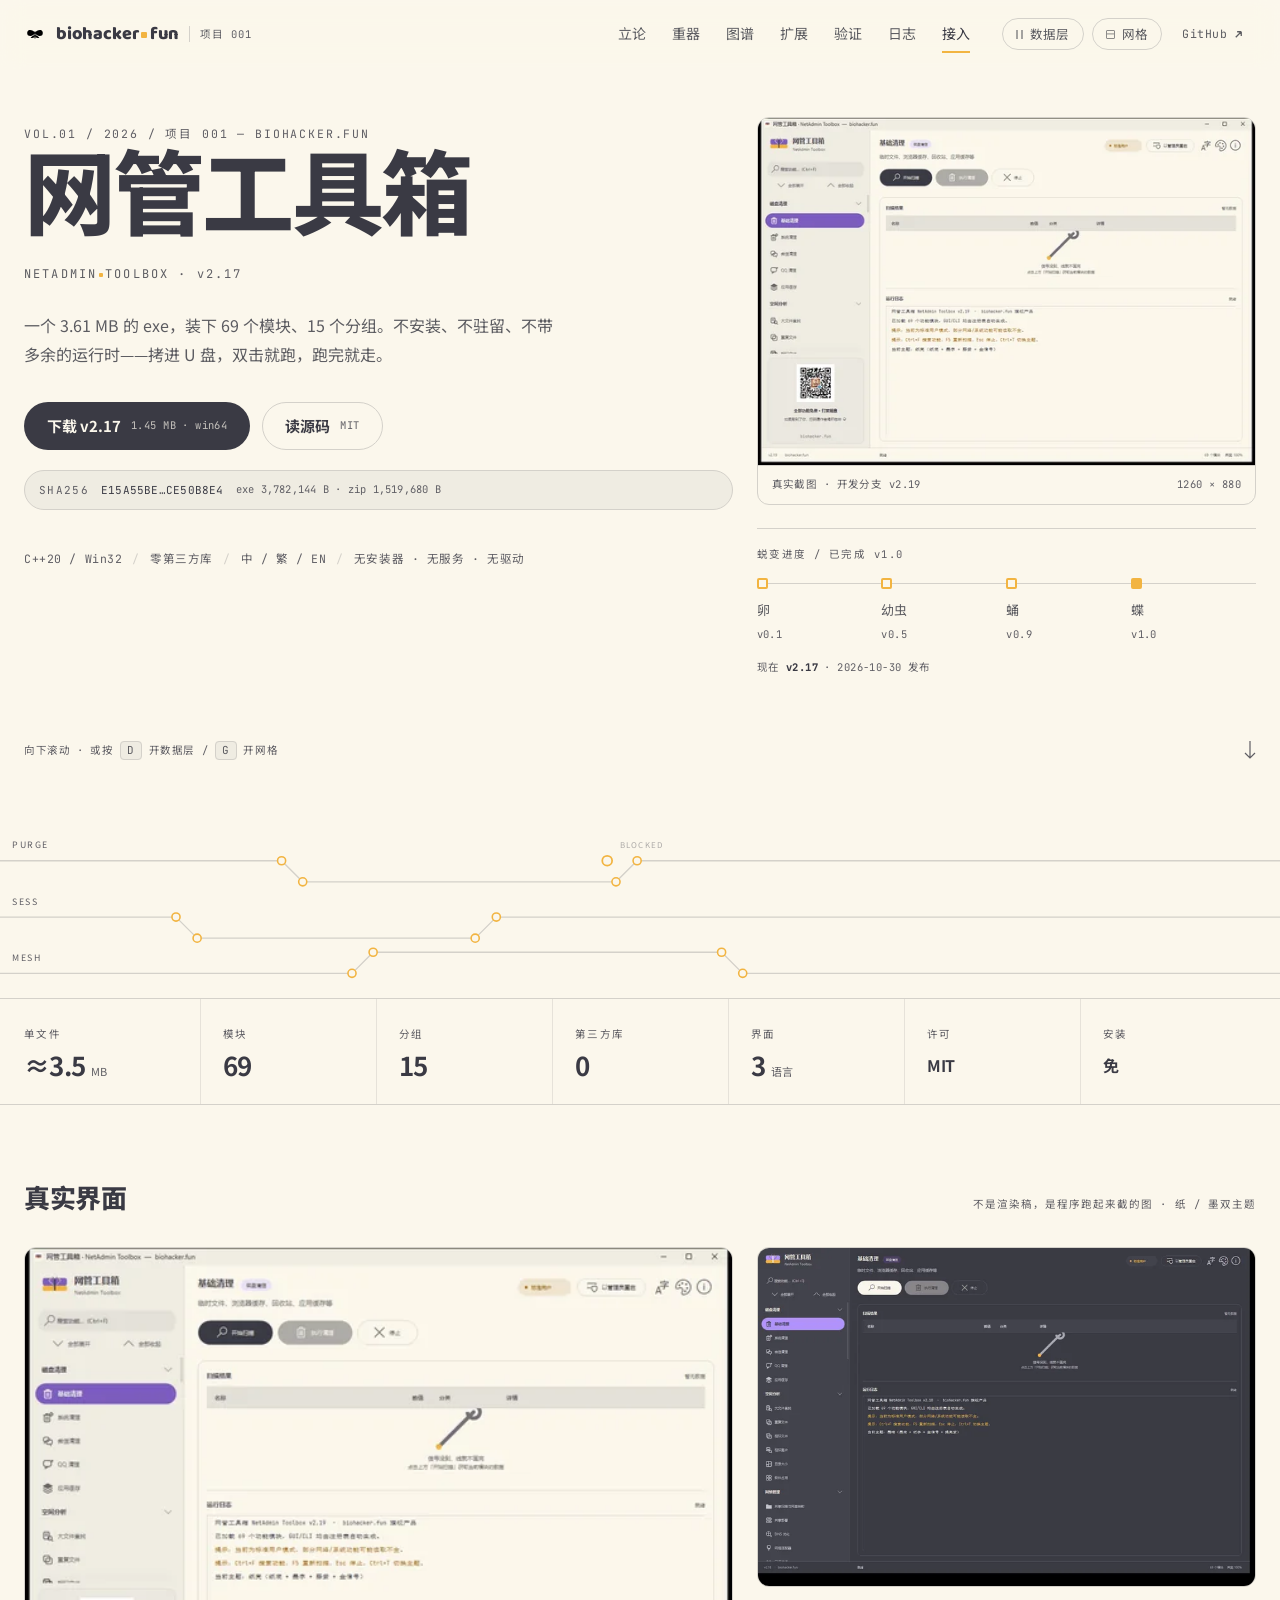
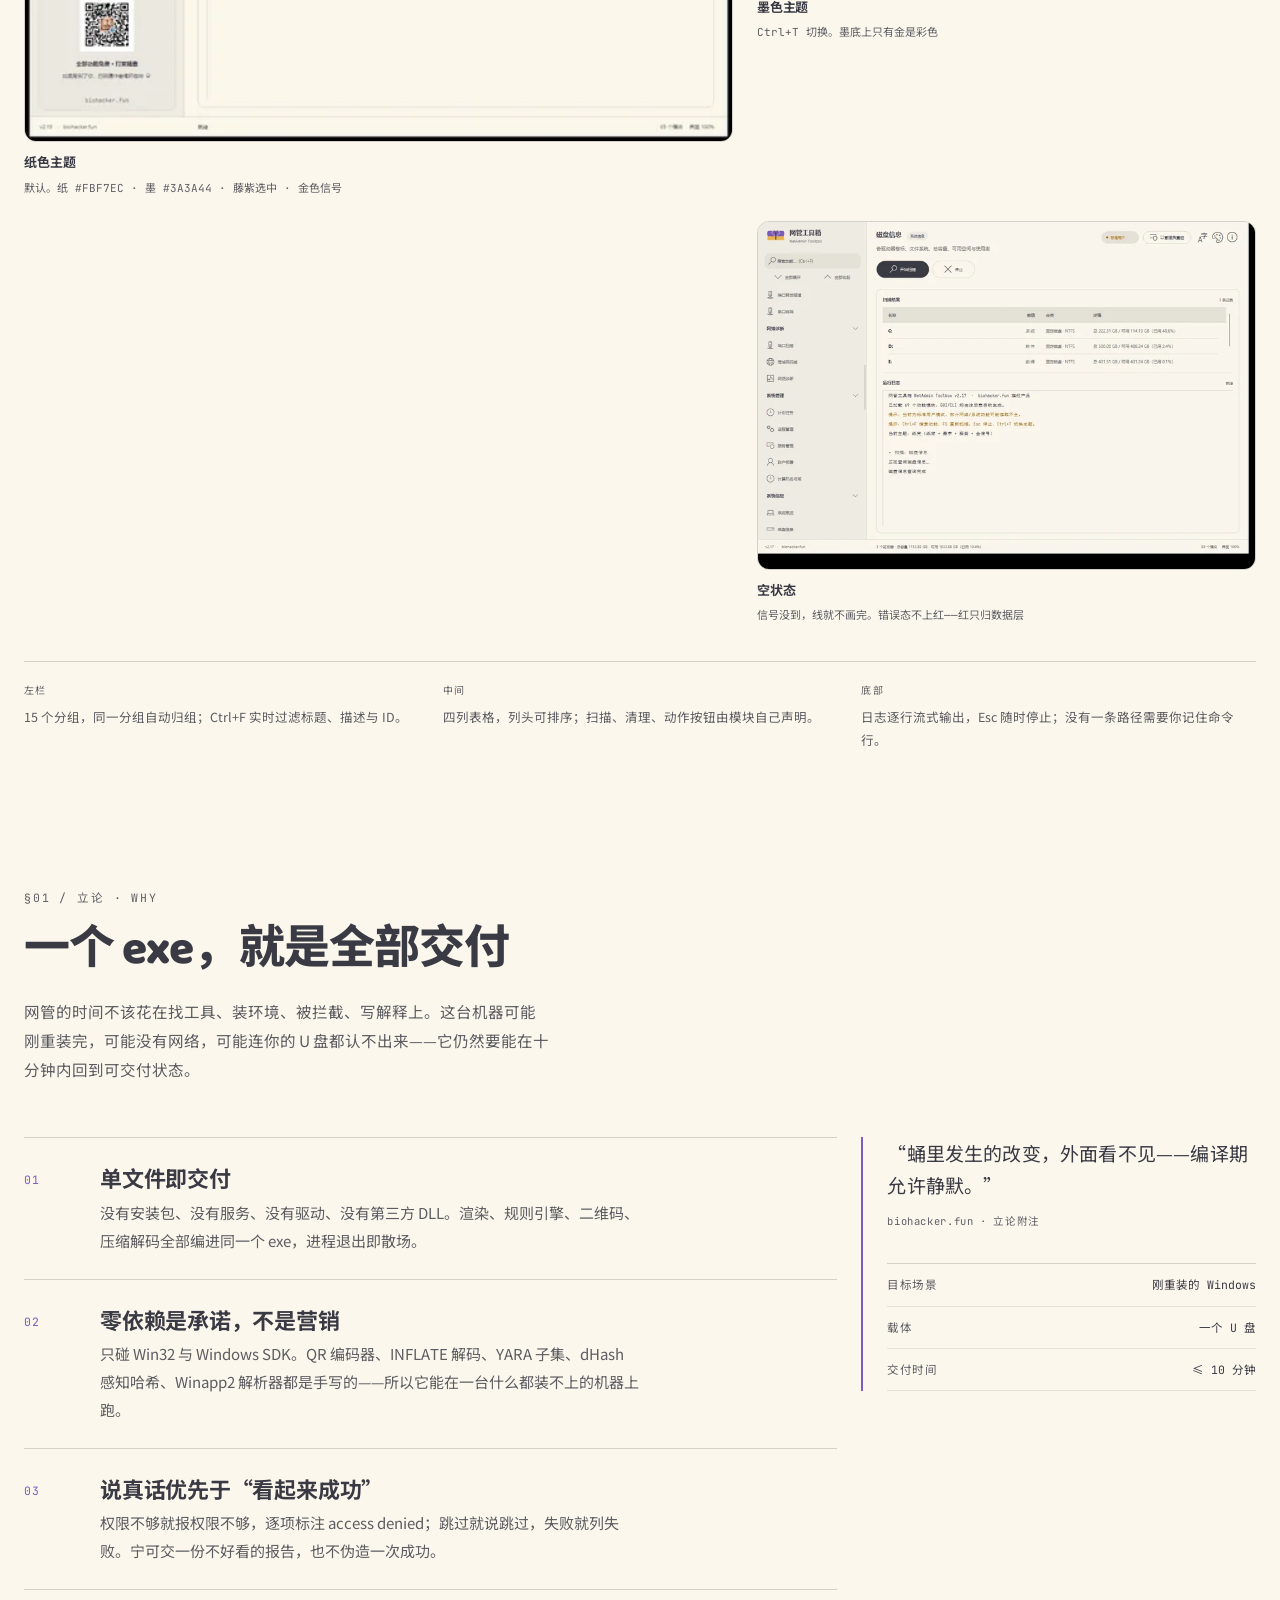
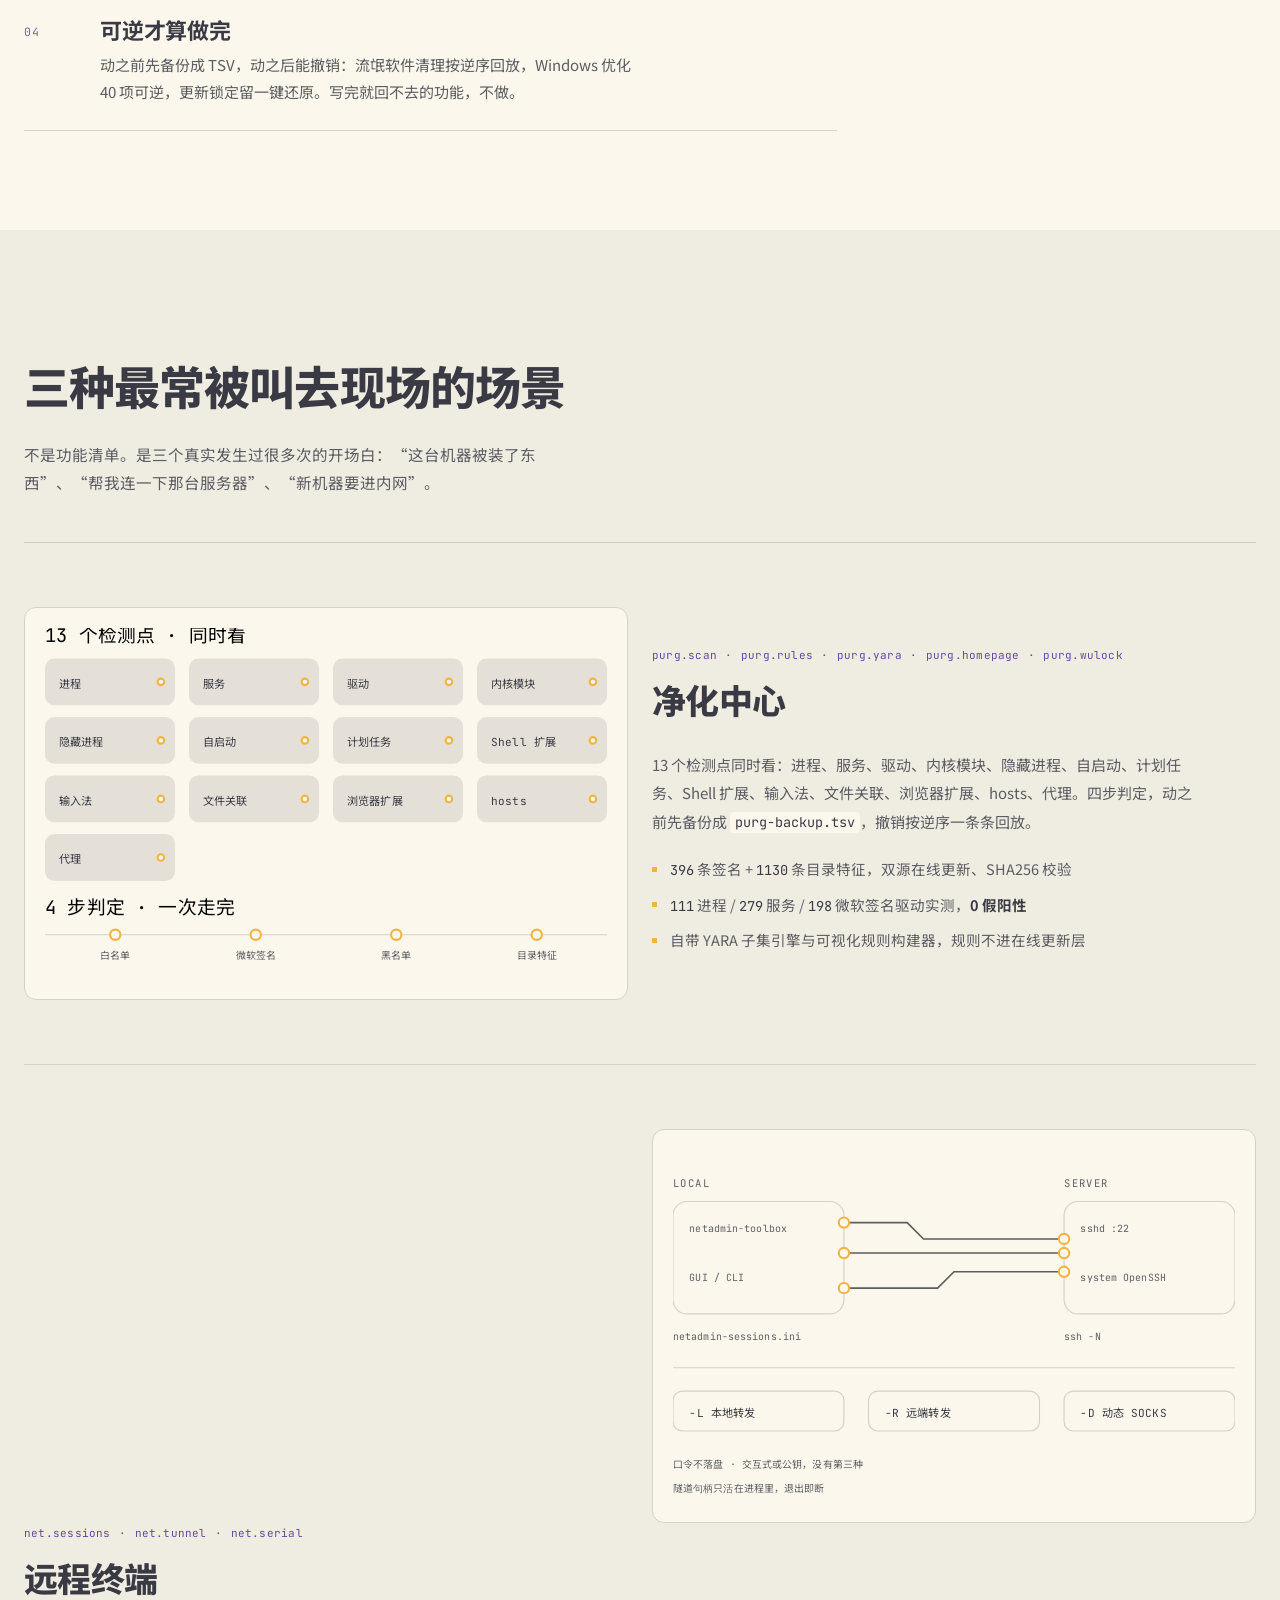
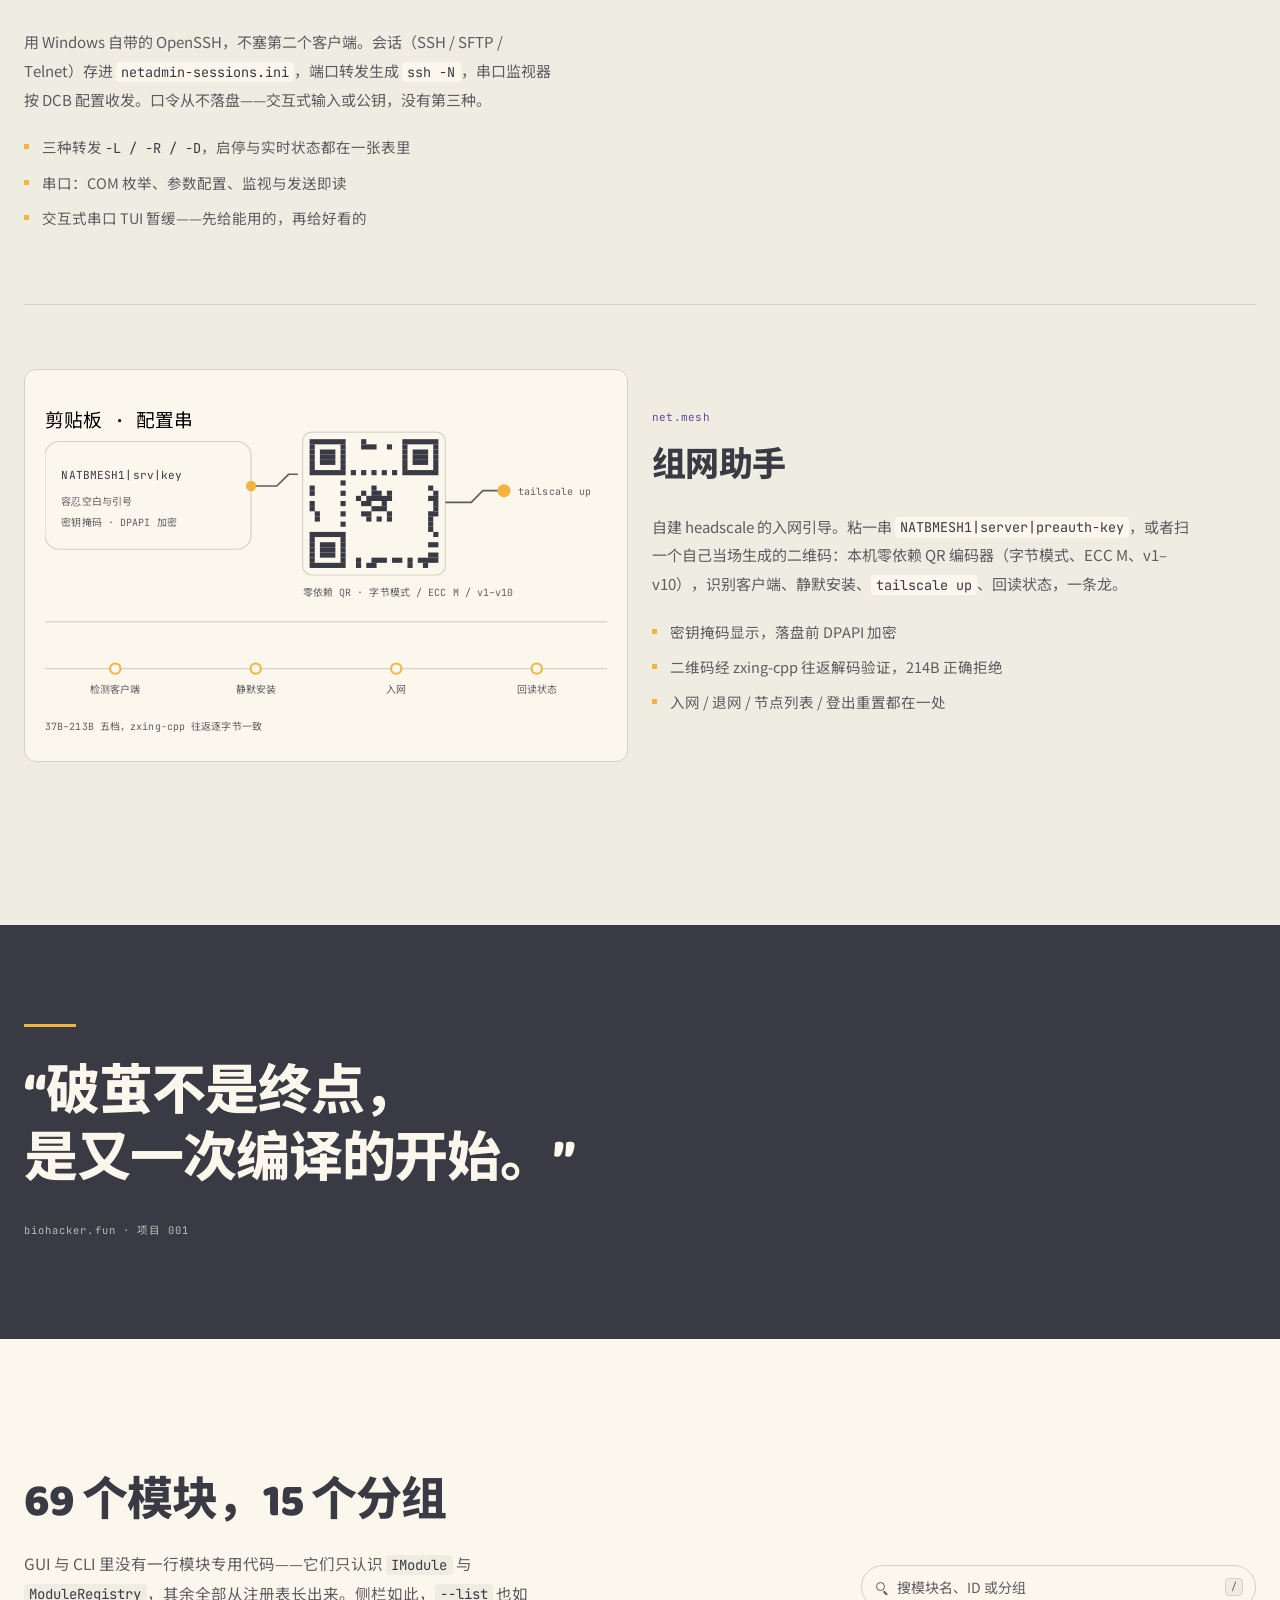
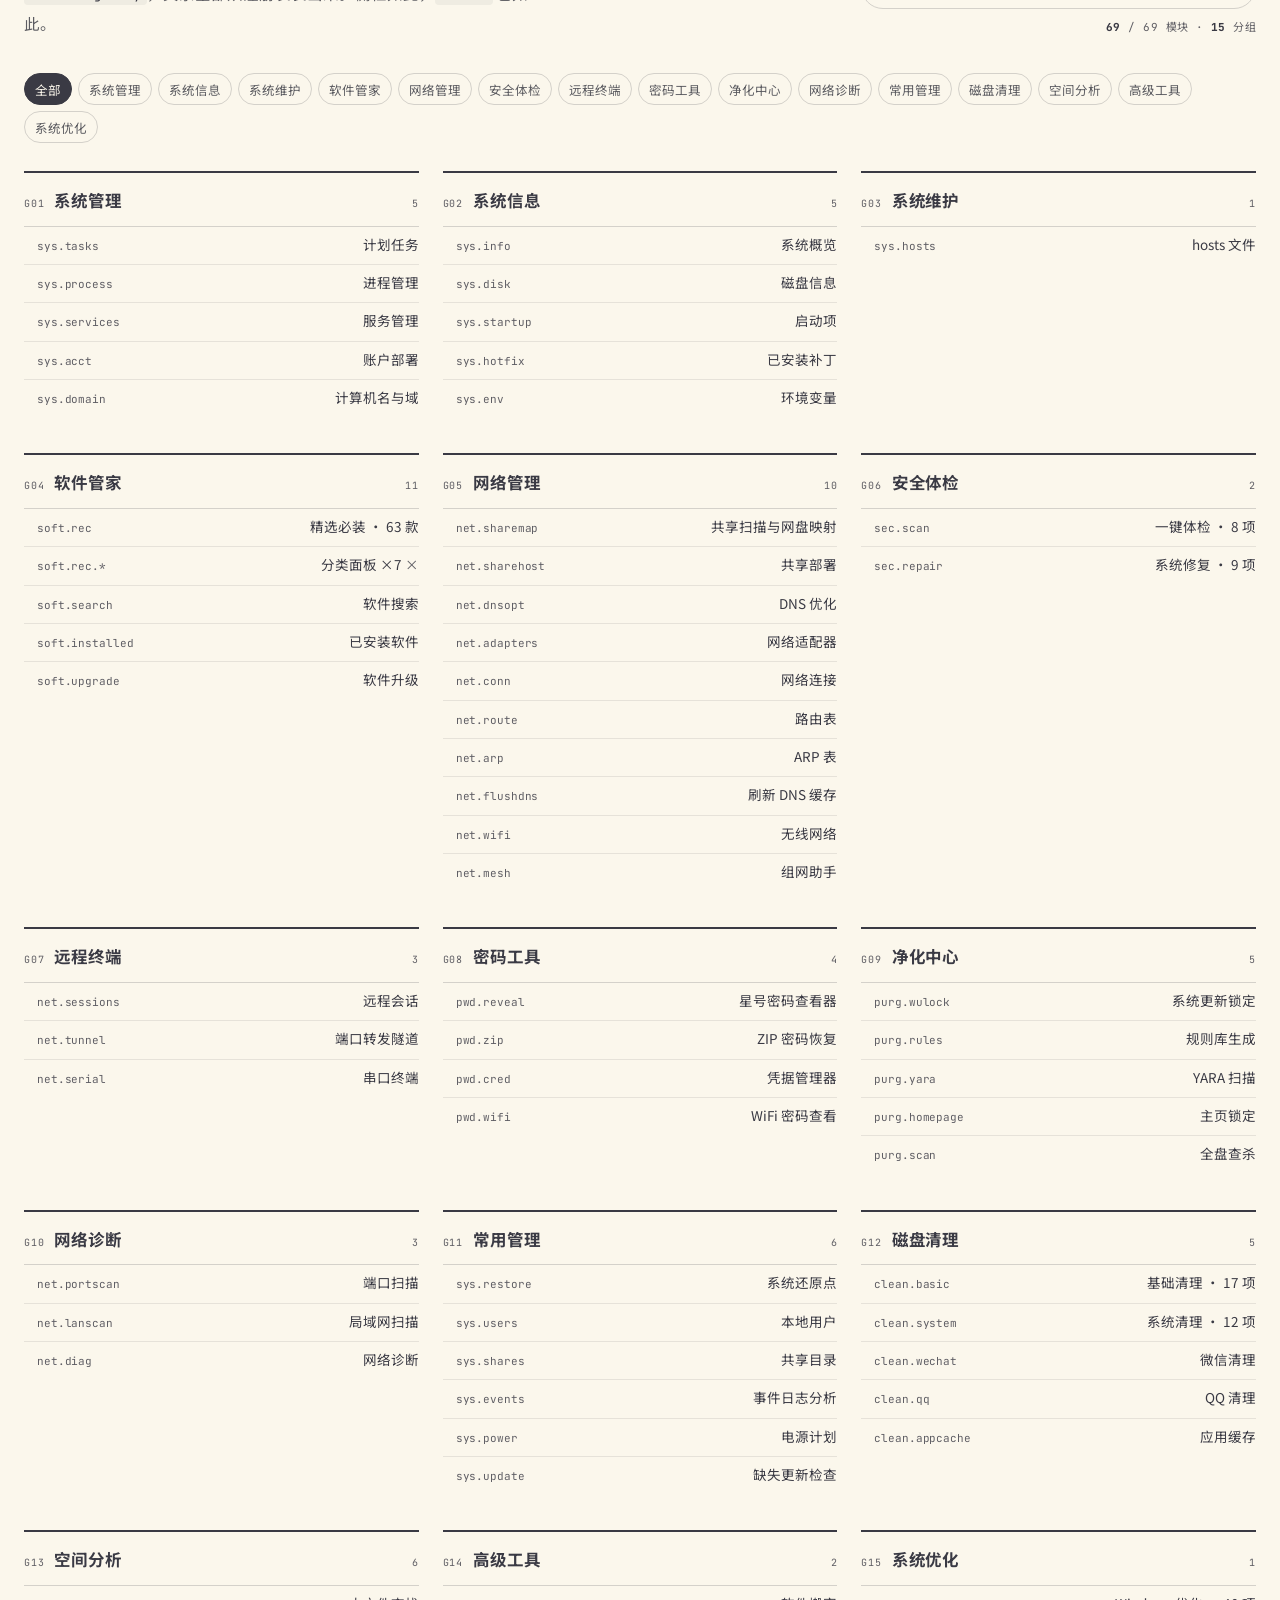
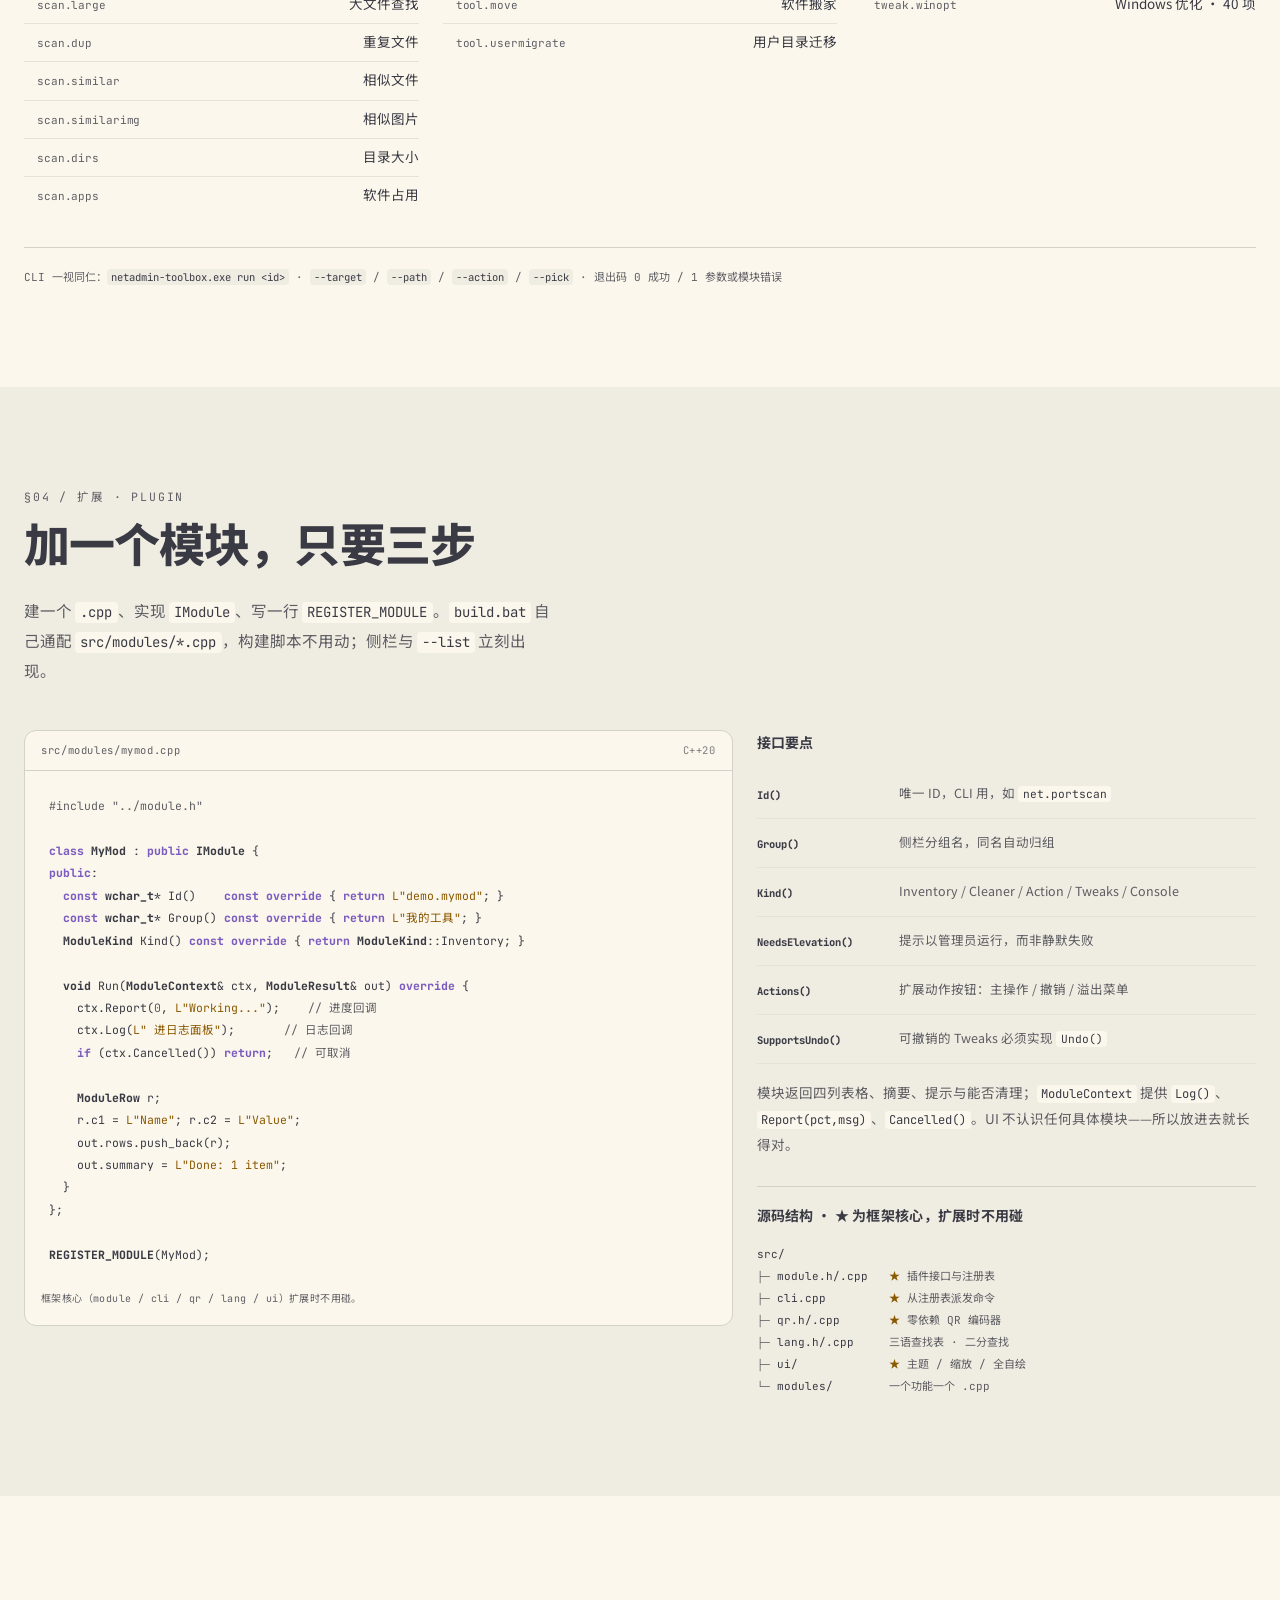
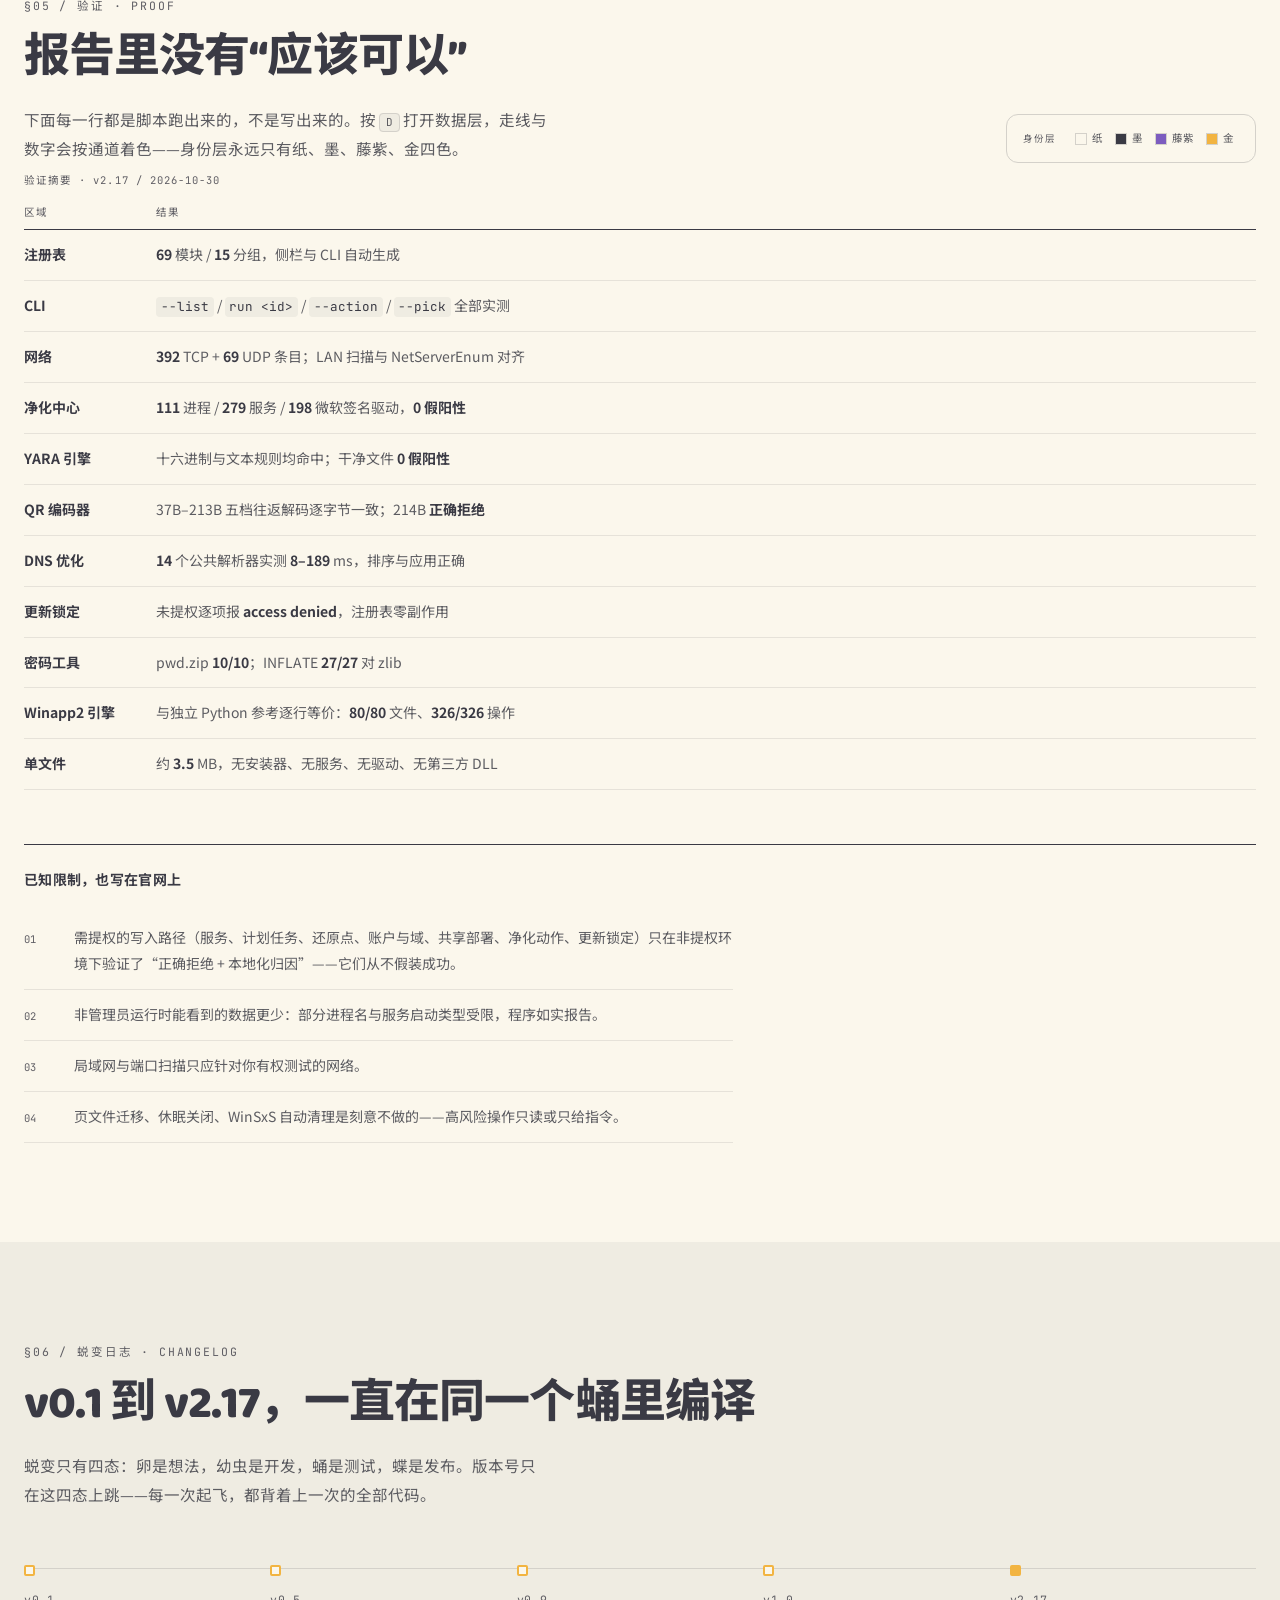
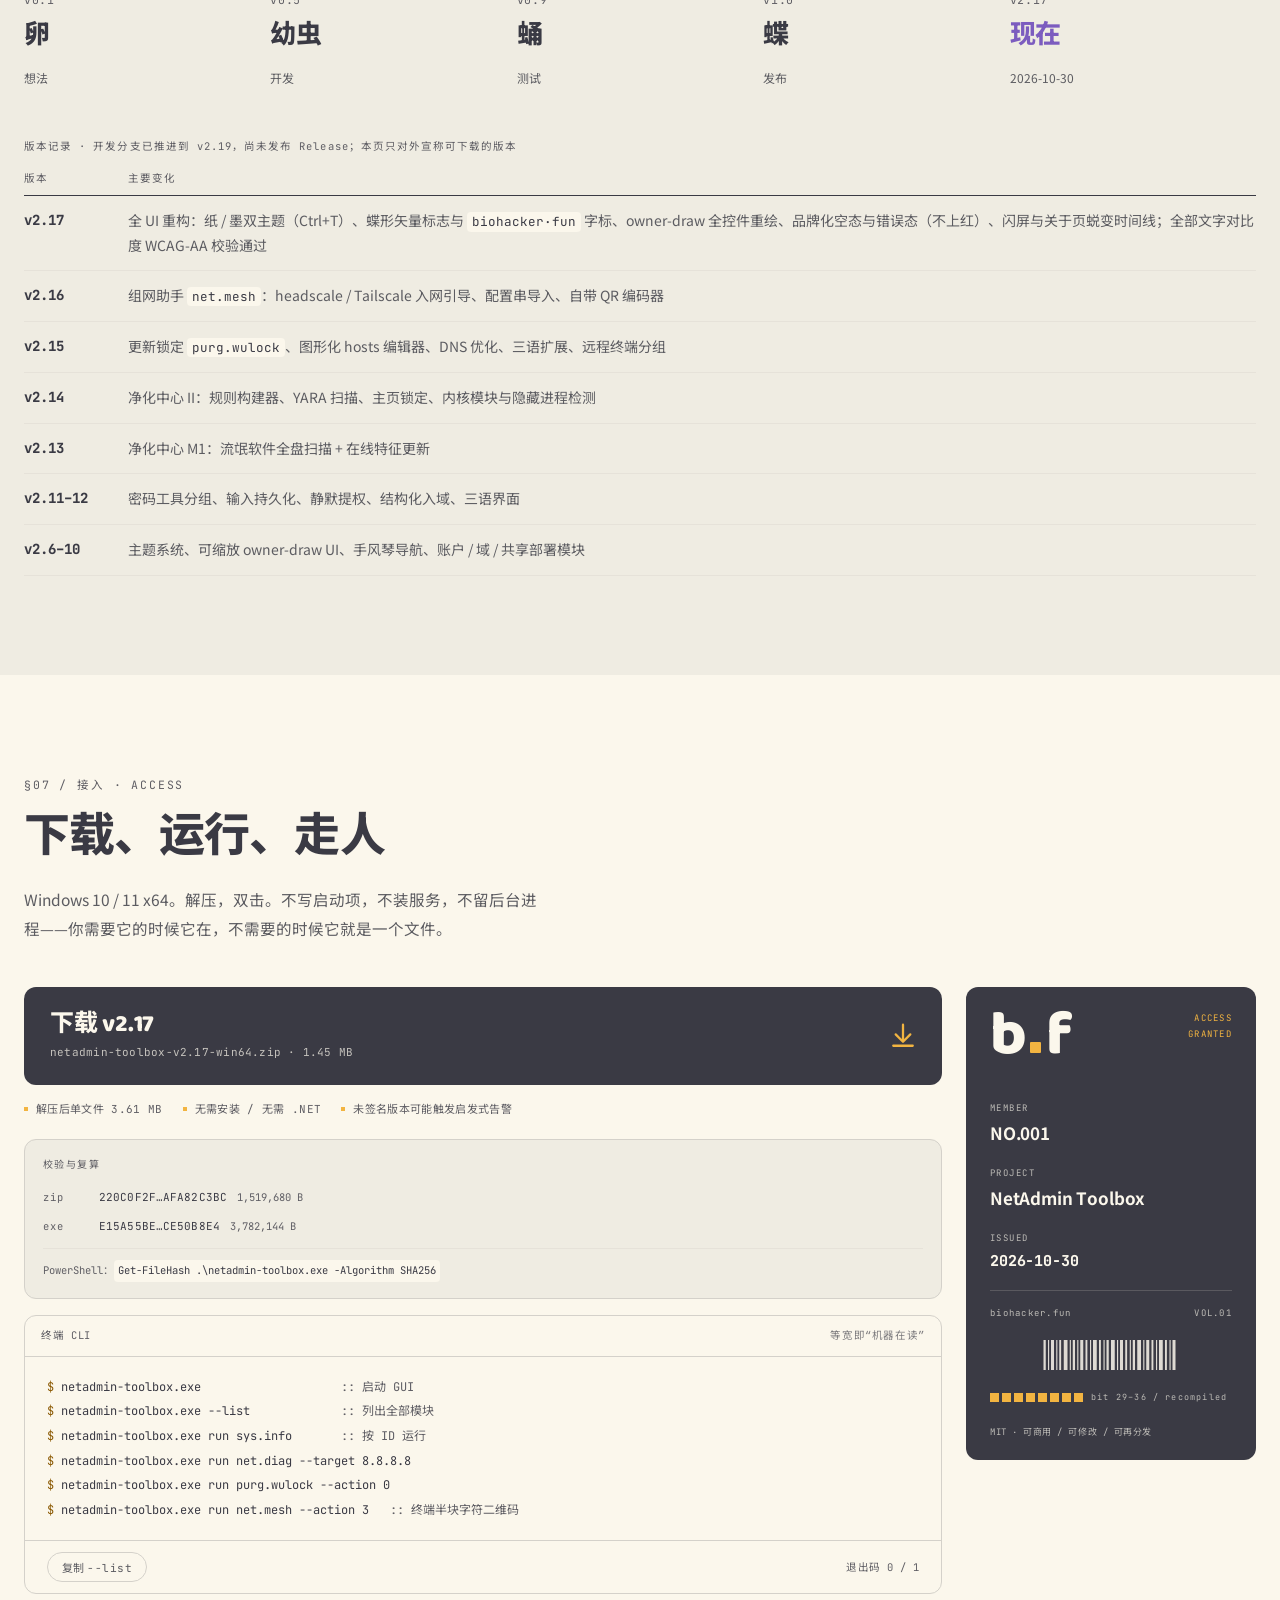
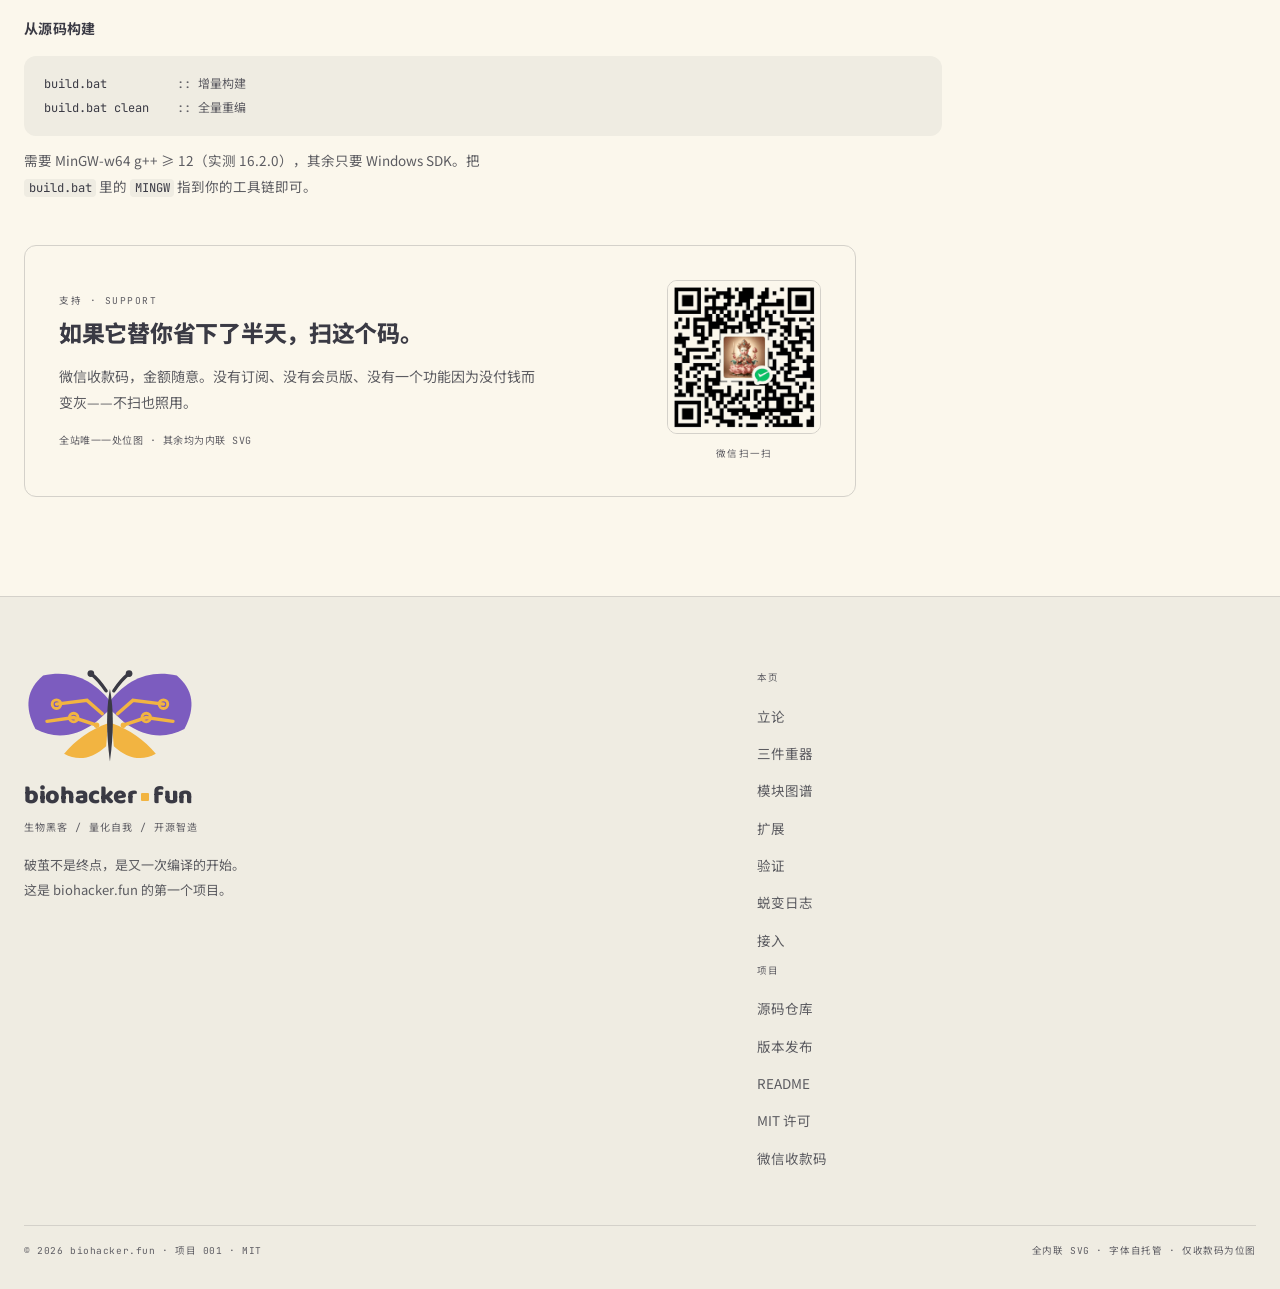
<file: index.html>
<!doctype html>
<html lang="zh-CN" data-layer="identity" data-grid="off">
<head>
<meta charset="utf-8">
<meta name="viewport" content="width=device-width, initial-scale=1">
<title>NetAdmin Toolbox · 单文件 Windows 网管工具箱 — biohacker.fun</title>
<meta name="description" content="一个 3.61 MB 的 exe，装下 69 个模块、15 个分组：净化中心、远程终端、组网助手、网络诊断、磁盘清理。纯 Win32，零第三方依赖，三语界面，MIT。biohacker.fun 项目 001。">
<meta name="theme-color" content="#FBF7EC">
<meta name="color-scheme" content="light">
<meta property="og:type" content="website">
<meta property="og:title" content="NetAdmin Toolbox · 单文件 Windows 网管工具箱">
<meta property="og:description" content="3.61 MB / 69 模块 / 15 分组 / 零依赖。拷进 U 盘，双击就跑。">
<meta property="og:site_name" content="biohacker.fun">
<meta property="og:locale" content="zh_CN">
<meta property="og:url" content="https://biohacker.fun/">
<meta property="og:image" content="https://biohacker.fun/assets/og.png">
<meta property="og:image:width" content="1200">
<meta property="og:image:height" content="630">
<meta property="og:image:alt" content="网管工具箱 · 单文件 Windows 网管工具箱 v2.17">
<meta name="twitter:card" content="summary_large_image">
<meta name="twitter:title" content="NetAdmin Toolbox · 单文件 Windows 网管工具箱">
<meta name="twitter:description" content="3.61 MB / 69 模块 / 15 分组 / 零依赖。拷进 U 盘，双击就跑。">
<meta name="twitter:image" content="https://biohacker.fun/assets/og.png">
<meta name="twitter:image:alt" content="网管工具箱 · 单文件 Windows 网管工具箱 v2.17">
<link rel="canonical" href="https://biohacker.fun/">
<link rel="icon" href="assets/favicon.svg" type="image/svg+xml">
<link rel="manifest" href="manifest.webmanifest">
<!-- 每族只有一份可变字体；预载首屏立刻要用的三份 -->
<link rel="preload" href="assets/fonts/notosans-sc.woff2" as="font" type="font/woff2" crossorigin>
<link rel="preload" href="assets/fonts/jetbrains-mono.woff2" as="font" type="font/woff2" crossorigin>
<link rel="preload" href="assets/fonts/baloo2.woff2" as="font" type="font/woff2" crossorigin>
<link rel="stylesheet" href="assets/css/fonts.css">
<link rel="stylesheet" href="assets/css/site.css">
<script>document.documentElement.classList.add("js");</script>
<script type="application/ld+json">
{
  "@context": "https://schema.org",
  "@type": "SoftwareApplication",
  "name": "NetAdmin Toolbox",
  "alternateName": "网管工具箱",
  "url": "https://biohacker.fun/",
  "image": "https://biohacker.fun/assets/og.png",
  "downloadUrl": "https://github.com/third8923/netadmin-toolbox/releases/download/v2.17/netadmin-toolbox-v2.17-win64.zip",
  "applicationCategory": "UtilitiesApplication",
  "applicationSubCategory": "System Administration",
  "operatingSystem": "Windows 10, Windows 11",
  "softwareVersion": "2.17",
  "fileSize": "3.61 MB",
  "license": "https://opensource.org/licenses/MIT",
  "softwareRequirements": "Windows 10/11 x64",
  "releaseNotes": "https://github.com/third8923/netadmin-toolbox/releases/tag/v2.17",
  "isAccessibleForFree": true,
  "inLanguage": ["zh-CN", "zh-TW", "en-US"],
  "author": {"@type": "Organization", "name": "biohacker.fun"},
  "offers": {
    "@type": "Offer",
    "price": "0",
    "priceCurrency": "CNY",
    "availability": "https://schema.org/InStock"
  }
}
</script>
</head>
<body>

<a class="skip" href="#main">跳到正文</a>

<!-- 蝶形 · 主标志（矢量复刻，不改构造） -->
<svg class="sprite" aria-hidden="true" focusable="false">
  <symbol id="bf" viewBox="0 0 192 103.2">
    <g transform="scale(.88) translate(-174.3 -172.1)">
      <path style="fill:var(--b-wing)" d="M278.5,219.1C302.7,185.2 332.6,172.3 368.1,180.4C389.1,198.1 392.4,220.8 377.8,248.2C353.6,261.1 328.6,258.7 302.7,240.9Z"/>
      <path style="fill:var(--b-wing)" d="M288.2,219.1C263.9,185.2 234.1,172.3 198.5,180.4C177.5,198.1 174.3,220.8 188.8,248.2C213.1,261.1 238.1,258.7 263.9,240.9Z"/>
      <path style="fill:var(--b-gold)" d="M285.7,240.9C308.4,249 326.9,261.9 341.5,279.7C323.7,289.4 305.9,286.2 288.2,270Z"/>
      <path style="fill:var(--b-gold)" d="M280.9,240.9C258.3,249 239.7,261.9 225.2,279.7C242.9,289.4 260.7,286.2 278.5,270Z"/>
      <g style="stroke:var(--b-gold);fill:none" stroke-width="4.24" stroke-linecap="round">
        <path d="M293,228.8L312.4,211.9 351.2,216.7"/>
        <path d="M273.6,228.8L254.2,211.9 215.5,216.7"/>
        <path d="M300.3,243.4L329.4,233.7 363.3,238.5"/>
        <path d="M266.4,243.4L237.3,233.7 203.4,238.5"/>
      </g>
      <g style="stroke:var(--b-gold);fill:none" stroke-width="3.63">
        <circle cx="351.2" cy="216.7" r="5.45"/>
        <circle cx="215.5" cy="216.7" r="5.45"/>
        <circle cx="329.4" cy="233.7" r="5.45"/>
        <circle cx="237.3" cy="233.7" r="5.45"/>
      </g>
      <g style="fill:var(--b-gold)">
        <circle cx="300.3" cy="243.4" r="3.4"/>
        <circle cx="266.4" cy="243.4" r="3.4"/>
      </g>
      <path style="fill:var(--b-ink)" d="M283.3,197.3C288.2,223.2 288.2,253.9 283.3,289.4C278.5,253.9 278.5,223.2 283.3,197.3Z"/>
      <g style="stroke:var(--b-ink);fill:none" stroke-width="4.24" stroke-linecap="round">
        <path d="M278.5,199.8C272,190.1 265.6,182.8 259.1,177.9"/>
        <path d="M288.2,199.8C294.6,190.1 301.1,182.8 307.6,177.9"/>
      </g>
      <g style="fill:var(--b-ink)">
        <circle cx="259.1" cy="177.9" r="4.24"/>
        <circle cx="307.6" cy="177.9" r="4.24"/>
      </g>
    </g>
  </symbol>

  <!-- 蝶形符号 · 弃用走线，四瓣加身体，最小 16px 可辨 -->
  <symbol id="bf-mark" viewBox="0 0 24 24">
    <g transform="translate(12 12) scale(.0825) translate(-283.35 -230.85)">
      <path style="fill:var(--b-wing)" d="M278.5,219.1C302.7,185.2 332.6,172.3 368.1,180.4C389.1,198.1 392.4,220.8 377.8,248.2C353.6,261.1 328.6,258.7 302.7,240.9Z"/>
      <path style="fill:var(--b-wing)" d="M288.2,219.1C263.9,185.2 234.1,172.3 198.5,180.4C177.5,198.1 174.3,220.8 188.8,248.2C213.1,261.1 238.1,258.7 263.9,240.9Z"/>
      <path style="fill:var(--b-gold)" d="M285.7,240.9C308.4,249 326.9,261.9 341.5,279.7C323.7,289.4 305.9,286.2 288.2,270Z"/>
      <path style="fill:var(--b-gold)" d="M280.9,240.9C258.3,249 239.7,261.9 225.2,279.7C242.9,289.4 260.7,286.2 278.5,270Z"/>
      <rect style="fill:var(--b-ink)" x="276.4" y="196" width="13.9" height="93.4" rx="6.9"/>
    </g>
  </symbol>
</svg>

<div class="gridlayer" aria-hidden="true">
  <div class="gridlayer__in">
    <div class="gridlayer__cols"><i></i><i></i><i></i><i></i><i></i><i></i><i></i><i></i><i></i><i></i><i></i><i></i></div>
    <p class="gridlayer__meta mono">12 栏 / 栏距 24px / 版心 <span class="js-wrap-w">—</span>px · 圆角 12 与 999</p>
  </div>
</div>

<header class="topbar" id="topbar">
  <div class="wrap topbar__in">
    <a class="brand" href="#top" aria-label="biohacker.fun · 项目 001 首页">
      <svg class="brand__mark" aria-hidden="true"><use href="#bf-mark"/></svg>
      <span class="brand__word">biohacker<i class="pad" aria-hidden="true"></i>fun</span>
      <span class="brand__sub mono">项目 001</span>
    </a>

    <nav class="nav" id="nav" aria-label="页面导航">
      <a href="#why">立论</a>
      <a href="#gear">重器</a>
      <a href="#atlas">图谱</a>
      <a href="#extend">扩展</a>
      <a href="#verify">验证</a>
      <a href="#log">日志</a>
      <a href="#get">接入</a>
    </nav>

    <div class="tools">
      <button class="tgl" type="button" data-toggle="layer" aria-pressed="false" title="走线与信号通道着色（快捷键 D）">
        <span class="tgl__ico tgl__ico--ch" aria-hidden="true"></span>数据层
      </button>
      <button class="tgl" type="button" data-toggle="grid" aria-pressed="false" title="显示 12 栏网格（快捷键 G）">
        <span class="tgl__ico tgl__ico--grid" aria-hidden="true"></span>网格
      </button>
      <a class="ghlink" href="https://github.com/third8923/netadmin-toolbox" target="_blank" rel="noopener">
        <span class="mono">GitHub</span>
        <svg viewBox="0 0 12 12" aria-hidden="true"><path d="M3 9L9 3M9 3H4.5M9 3v4.5"/></svg>
      </a>
      <button class="menu-btn" type="button" aria-expanded="false" aria-controls="nav">菜单</button>
    </div>
  </div>
</header>

<main id="main" tabindex="-1">

<!-- ─────────────────────────── 首屏 ─────────────────────────── -->
<section class="hero" id="top" aria-labelledby="hero-h">
  <div class="wrap hero__grid">
    <div class="hero__copy">
      <p class="kicker mono reveal">VOL.01 / 2026 / 项目 001 — biohacker.fun</p>
      <h1 class="hero__title reveal" id="hero-h">网管工具箱</h1>
      <p class="hero__cap mono reveal">NETADMIN<i class="pad"></i>TOOLBOX<span class="dim"> · v2.17</span></p>
      <p class="hero__lead reveal">一个 3.61 MB 的 exe，装下 69 个模块、15 个分组。不安装、不驻留、不带多余的运行时——拷进 U 盘，双击就跑，跑完就走。</p>
      <div class="hero__cta reveal">
        <a class="btn btn--ink" href="https://github.com/third8923/netadmin-toolbox/releases/download/v2.17/netadmin-toolbox-v2.17-win64.zip">
          下载 v2.17
          <span class="btn__meta mono">1.45 MB · win64</span>
        </a>
        <a class="btn btn--ghost" href="https://github.com/third8923/netadmin-toolbox" target="_blank" rel="noopener">
          读源码
          <span class="btn__meta mono">MIT</span>
        </a>
      </div>
      <!-- 指纹条：对一个做「净化中心 / 全盘查杀」的工具，公开校验和是最强的信任信号 -->
      <p class="hero__sha mono reveal">
        <span class="hero__sha-l">SHA256</span>
        <code class="hero__sha-h">E15A55BE…CE50B8E4</code>
        <span class="dim">exe 3,782,144 B · zip 1,519,680 B</span>
      </p>
      <ul class="hero__facts mono reveal">
        <li>C++20 / Win32</li>
        <li>零第三方库</li>
        <li>中 / 繁 / EN</li>
        <li>无安装器 · 无服务 · 无驱动</li>
      </ul>
    </div>

    <div class="hero__art">
      <!-- 真实产品截图：产品证据优先于品牌标志 -->
      <figure class="shot-real reveal">
        <picture>
          <source srcset="assets/shots/main-paper-560.webp 560w,
                          assets/shots/main-paper-1040.webp 1040w"
                  sizes="(max-width: 860px) calc(100vw - 32px),
                         (max-width: 1080px) 60vw,
                         520px"
                  type="image/webp">
          <img src="assets/shots/main-paper.png" width="1260" height="880"
               alt="NetAdmin Toolbox 真实界面截图：左侧为按功能分组的模块树与搜索框，中间为四列结果表，底部为实时运行日志"
               loading="eager" decoding="async" fetchpriority="high">
        </picture>
        <figcaption class="mono">
          <span>真实截图 · 开发分支 v2.19</span>
          <span class="dim">1260 × 880</span>
        </figcaption>
      </figure>

      <div class="meta reveal">
        <p class="meta__vol mono">蜕变进度 <span class="dim">/ 已完成 v1.0</span></p>
        <ol class="stages">
          <li class="stages__i is-done"><span class="stages__pad" aria-hidden="true"></span>卵<em class="mono">v0.1</em></li>
          <li class="stages__i is-done"><span class="stages__pad" aria-hidden="true"></span>幼虫<em class="mono">v0.5</em></li>
          <li class="stages__i is-done"><span class="stages__pad" aria-hidden="true"></span>蛹<em class="mono">v0.9</em></li>
          <li class="stages__i is-now"><span class="stages__pad" aria-hidden="true"></span>蝶<em class="mono">v1.0</em></li>
        </ol>
        <p class="meta__now mono">现在 <b>v2.17</b> · 2026-10-30 发布</p>
      </div>
    </div>
  </div>

  <div class="hero__foot wrap">
    <span class="mono">向下滚动<span class="hide-sm"> · 或按 <kbd>D</kbd> 开数据层 / <kbd>G</kbd> 开网格</span></span>
    <svg class="hero__down" viewBox="0 0 12 20" aria-hidden="true"><path d="M6 1v17M1 13l5 5 5-5"/></svg>
  </div>
</section>

<!-- ─────────────────────────── 走线带 ─────────────────────────── -->
<div class="traces" aria-hidden="true">
  <svg viewBox="0 0 1600 200" preserveAspectRatio="xMinYMid slice">
    <g class="tr__line">
      <path class="t-out" pathLength="1" data-draw d="M0 44H320L344 68H700L724 44H1600"/>
      <path class="t-in" pathLength="1" data-draw d="M0 108H200L224 132H540L564 108H1600"/>
      <path class="t-in" pathLength="1" data-draw d="M0 172H400L424 148H820L844 172H1600"/>
    </g>
    <g class="tr__pads">
      <circle cx="320" cy="44" r="4.6"/><circle cx="344" cy="68" r="4.6"/>
      <circle cx="700" cy="68" r="4.6"/><circle cx="724" cy="44" r="4.6"/>
      <circle cx="200" cy="108" r="4.6"/><circle cx="224" cy="132" r="4.6"/>
      <circle cx="540" cy="132" r="4.6"/><circle cx="564" cy="108" r="4.6"/>
      <circle cx="400" cy="172" r="4.6"/><circle cx="424" cy="148" r="4.6"/>
      <circle cx="820" cy="148" r="4.6"/><circle cx="844" cy="172" r="4.6"/>
    </g>
    <g class="tr__labels">
      <text x="14" y="30">PURGE</text>
      <text x="14" y="94">SESS</text>
      <text x="14" y="158">MESH</text>
    </g>
    <g class="tr tr--block">
      <path pathLength="1" data-draw d="M600 68L624 44H690"/>
      <circle class="tr__end" cx="690" cy="44" r="5.6"/>
      <text class="tr__labels" x="704" y="30">BLOCKED</text>
    </g>
    <text class="tr__mark" x="1570" y="94" text-anchor="end">VOL.01 / NO.001</text>
  </svg>
</div>

<!-- ─────────────────────────── 事实带 ─────────────────────────── -->
<div class="strip">
  <div class="wrap strip__in">
    <dl class="facts">
      <div><dt class="mono">单文件</dt><dd>≈3.5 <span class="unit">MB</span></dd></div>
      <div><dt class="mono">模块</dt><dd>69</dd></div>
      <div><dt class="mono">分组</dt><dd>15</dd></div>
      <div><dt class="mono">第三方库</dt><dd>0</dd></div>
      <div><dt class="mono">界面</dt><dd>3 <span class="unit">语言</span></dd></div>
      <div><dt class="mono">许可</dt><dd class="facts__txt">MIT</dd></div>
      <div><dt class="mono">安装</dt><dd class="facts__txt">免</dd></div>
    </dl>
  </div>
</div>

<!-- ─────────────────────────── 真实界面 ─────────────────────────── -->
<section class="shot" aria-labelledby="shot-h">
  <div class="wrap">
    <div class="shot__hd reveal">
      <h2 class="shot__h" id="shot-h">真实界面</h2>
      <p class="shot__meta mono">不是渲染稿，是程序跑起来截的图 · 纸 / 墨双主题</p>
    </div>

    <div class="shot__grid">
      <figure class="shot__fig shot__fig--wide reveal">
        <picture>
          <source srcset="assets/shots/main-paper-560.webp 560w,
                          assets/shots/main-paper-1040.webp 1040w"
                  sizes="(max-width: 1080px) calc(100vw - 48px), 740px"
                  type="image/webp">
          <img src="assets/shots/main-paper.png" width="1260" height="880"
               alt="纸色主题主界面：左栏为按功能分组的模块树，中间为四列扫描结果表，底部为逐行流式输出的运行日志"
               loading="lazy" decoding="async">
        </picture>
        <figcaption class="mono">
          <b>纸色主题</b>
          <span>默认。纸 #FBF7EC · 墨 #3A3A44 · 藤紫选中 · 金色信号</span>
        </figcaption>
      </figure>

      <figure class="shot__fig reveal">
        <picture>
          <source srcset="assets/shots/main-ink-760.webp" type="image/webp">
          <img src="assets/shots/main-ink.png" width="1500" height="1020"
               alt="墨色主题主界面：与纸色主题同一套信息结构，反白文字与提亮藤紫选中态"
               loading="lazy" decoding="async">
        </picture>
        <figcaption class="mono">
          <b>墨色主题</b>
          <span>Ctrl+T 切换。墨底上只有金是彩色</span>
        </figcaption>
      </figure>

      <figure class="shot__fig reveal">
        <picture>
          <source srcset="assets/shots/empty-paper-760.webp" type="image/webp">
          <img src="assets/shots/empty-paper.png" width="1260" height="880"
               alt="空状态界面：结果区显示一段断开的线稿走线与提示「信号没到，线就不画完」，没有红色告警"
               loading="lazy" decoding="async">
        </picture>
        <figcaption class="mono">
          <b>空状态</b>
          <span>信号没到，线就不画完。错误态不上红——红只归数据层</span>
        </figcaption>
      </figure>
    </div>

    <div class="shot__cap">
      <p><b>左栏</b>15 个分组，同一分组自动归组；Ctrl+F 实时过滤标题、描述与 ID。</p>
      <p><b>中间</b>四列表格，列头可排序；扫描、清理、动作按钮由模块自己声明。</p>
      <p><b>底部</b>日志逐行流式输出，Esc 随时停止；没有一条路径需要你记住命令行。</p>
    </div>
  </div>
</section>

<!-- ─────────────────────────── §01 立论 ─────────────────────────── -->
<section class="sec" id="why" aria-labelledby="why-h">
  <div class="wrap">
    <header class="sec__head">
      <p class="kicker mono reveal">§01 / 立论 · WHY</p>
      <h2 class="sec__title reveal" id="why-h">一个 exe，就是全部交付</h2>
      <p class="sec__lead reveal">网管的时间不该花在找工具、装环境、被拦截、写解释上。这台机器可能刚重装完，可能没有网络，可能连你的 U 盘都认不出来——它仍然要能在十分钟内回到可交付状态。</p>
    </header>

    <div class="why">
      <ol class="prin">
        <li class="prin__i reveal">
          <span class="prin__n mono">01</span>
          <h3>单文件即交付</h3>
          <p>没有安装包、没有服务、没有驱动、没有第三方 DLL。渲染、规则引擎、二维码、压缩解码全部编进同一个 exe，进程退出即散场。</p>
        </li>
        <li class="prin__i reveal">
          <span class="prin__n mono">02</span>
          <h3>零依赖是承诺，不是营销</h3>
          <p>只碰 Win32 与 Windows SDK。QR 编码器、INFLATE 解码、YARA 子集、dHash 感知哈希、Winapp2 解析器都是手写的——所以它能在一台什么都装不上的机器上跑。</p>
        </li>
        <li class="prin__i reveal">
          <span class="prin__n mono">03</span>
          <h3>说真话优先于“看起来成功”</h3>
          <p>权限不够就报权限不够，逐项标注 access denied；跳过就说跳过，失败就列失败。宁可交一份不好看的报告，也不伪造一次成功。</p>
        </li>
        <li class="prin__i reveal">
          <span class="prin__n mono">04</span>
          <h3>可逆才算做完</h3>
          <p>动之前先备份成 TSV，动之后能撤销：流氓软件清理按逆序回放，Windows 优化 40 项可逆，更新锁定留一键还原。写完就回不去的功能，不做。</p>
        </li>
      </ol>

      <aside class="why__aside reveal">
        <p class="why__q">“蛹里发生的改变，外面看不见——编译期允许静默。”</p>
        <p class="why__s mono">biohacker.fun · 立论附注</p>
        <dl class="why__dl mono">
          <div><dt>目标场景</dt><dd>刚重装的 Windows</dd></div>
          <div><dt>载体</dt><dd>一个 U 盘</dd></div>
          <div><dt>交付时间</dt><dd>≤ 10 分钟</dd></div>
        </dl>
      </aside>
    </div>
  </div>
</section>

<!-- ─────────────────────────── §02 重器 ─────────────────────────── -->
<section class="sec sec--panel" id="gear" aria-labelledby="gear-h">
  <div class="wrap">
    <header class="sec__head">
      <p class="kicker mono reveal">§02 / 三件重器 · FLAGSHIP</p>
      <h2 class="sec__title reveal" id="gear-h">三种最常被叫去现场的场景</h2>
      <p class="sec__lead reveal">不是功能清单。是三个真实发生过很多次的开场白：“这台机器被装了东西”、“帮我连一下那台服务器”、“新机器要进内网”。</p>
    </header>

    <article class="gear reveal" aria-labelledby="gear-1-h">
      <div class="gear__art">
        <svg viewBox="0 0 480 300" aria-hidden="true" class="dg"><text class="dg__t9" x="0" y="12">13 个检测点 · 同时看</text><g class="dg__pts"><rect x="0" y="26" width="111" height="40"/><rect x="123" y="26" width="111" height="40"/><rect x="246" y="26" width="111" height="40"/><rect x="369" y="26" width="111" height="40"/><rect x="0" y="76" width="111" height="40"/><rect x="123" y="76" width="111" height="40"/><rect x="246" y="76" width="111" height="40"/><rect x="369" y="76" width="111" height="40"/><rect x="0" y="126" width="111" height="40"/><rect x="123" y="126" width="111" height="40"/><rect x="246" y="126" width="111" height="40"/><rect x="369" y="126" width="111" height="40"/><rect x="0" y="176" width="111" height="40"/></g><g class="dg__cell"><text x="12" y="51">进程</text><text x="135" y="51">服务</text><text x="258" y="51">驱动</text><text x="381" y="51">内核模块</text><text x="12" y="101">隐藏进程</text><text x="135" y="101">自启动</text><text x="258" y="101">计划任务</text><text x="381" y="101">Shell 扩展</text><text x="12" y="151">输入法</text><text x="135" y="151">文件关联</text><text x="258" y="151">浏览器扩展</text><text x="381" y="151">hosts</text><text x="12" y="201">代理</text></g><g class="dg__pads"><circle cx="99" cy="46" r="2.8"/><circle cx="222" cy="46" r="2.8"/><circle cx="345" cy="46" r="2.8"/><circle cx="468" cy="46" r="2.8"/><circle cx="99" cy="96" r="2.8"/><circle cx="222" cy="96" r="2.8"/><circle cx="345" cy="96" r="2.8"/><circle cx="468" cy="96" r="2.8"/><circle cx="99" cy="146" r="2.8"/><circle cx="222" cy="146" r="2.8"/><circle cx="345" cy="146" r="2.8"/><circle cx="468" cy="146" r="2.8"/><circle cx="99" cy="196" r="2.8"/></g><text class="dg__t9" x="0" y="244">4 步判定 · 一次走完</text><path class="dg__rule" d="M0 262H480"/><g class="dg__pads"><circle cx="60" cy="262" r="4.4"/><circle cx="180" cy="262" r="4.4"/><circle cx="300" cy="262" r="4.4"/><circle cx="420" cy="262" r="4.4"/></g><g class="dg__labels"><text x="60" y="283" text-anchor="middle">白名单</text><text x="180" y="283" text-anchor="middle">微软签名</text><text x="300" y="283" text-anchor="middle">黑名单</text><text x="420" y="283" text-anchor="middle">目录特征</text></g></svg>
      </div>
      <div class="gear__txt">
        <p class="gear__id mono">purg.scan · purg.rules · purg.yara · purg.homepage · purg.wulock</p>
        <h3 class="gear__h" id="gear-1-h">净化中心</h3>
        <p class="gear__p">13 个检测点同时看：进程、服务、驱动、内核模块、隐藏进程、自启动、计划任务、Shell 扩展、输入法、文件关联、浏览器扩展、hosts、代理。四步判定，动之前先备份成 <code>purg-backup.tsv</code>，撤销按逆序一条条回放。</p>
        <ul class="gear__list">
          <li><span class="mono">396</span> 条签名 + <span class="mono">1130</span> 条目录特征，双源在线更新、SHA256 校验</li>
          <li><span class="mono">111</span> 进程 / <span class="mono">279</span> 服务 / <span class="mono">198</span> 微软签名驱动实测，<b>0 假阳性</b></li>
          <li>自带 YARA 子集引擎与可视化规则构建器，规则不进在线更新层</li>
        </ul>
      </div>
    </article>

    <article class="gear gear--flip reveal" aria-labelledby="gear-1-h">
      <div class="gear__art">
        <svg viewBox="0 0 480 300" aria-hidden="true" class="dg"><g class="dg__box"><rect x="0" y="44" width="146" height="96" rx="12"/><rect x="334" y="44" width="146" height="96" rx="12"/></g><g class="dg__t9"><text x="0" y="32">LOCAL</text><text x="334" y="32">SERVER</text></g><g class="dg__labels"><text x="14" y="70">netadmin-toolbox</text><text x="348" y="70">sshd :22</text><text x="14" y="112">GUI / CLI</text><text x="348" y="112">system OpenSSH</text></g><g class="dg__wire"><path d="M146 62H200L214 76H334"/><path d="M146 88H334"/><path d="M334 104H240L226 118H146"/></g><g class="dg__pads"><circle cx="146" cy="62" r="4.4"/><circle cx="334" cy="76" r="4.4"/><circle cx="146" cy="88" r="4.4"/><circle cx="334" cy="88" r="4.4"/><circle cx="334" cy="104" r="4.4"/><circle cx="146" cy="118" r="4.4"/></g><g class="dg__labels"><text x="0" y="162">netadmin-sessions.ini</text><text x="334" y="162">ssh -N</text></g><path class="dg__rule" d="M0 186H480"/><g class="dg__box"><rect x="0" y="206" width="146" height="34" rx="8"/><rect x="167" y="206" width="146" height="34" rx="8"/><rect x="334" y="206" width="146" height="34" rx="8"/></g><g class="dg__cell"><text x="14" y="228">-L 本地转发</text><text x="181" y="228">-R 远端转发</text><text x="348" y="228">-D 动态 SOCKS</text></g><g class="dg__labels"><text x="0" y="272">口令不落盘 · 交互式或公钥，没有第三种</text><text x="0" y="292">隧道句柄只活在进程里，退出即断</text></g></svg>
      </div>
      <div class="gear__txt">
        <p class="gear__id mono">net.sessions · net.tunnel · net.serial</p>
        <h3 class="gear__h" id="gear-2-h">远程终端</h3>
        <p class="gear__p">用 Windows 自带的 OpenSSH，不塞第二个客户端。会话（SSH / SFTP / Telnet）存进 <code>netadmin-sessions.ini</code>，端口转发生成 <code>ssh -N</code>，串口监视器按 DCB 配置收发。口令从不落盘——交互式输入或公钥，没有第三种。</p>
        <ul class="gear__list">
          <li>三种转发 <span class="mono">-L / -R / -D</span>，启停与实时状态都在一张表里</li>
          <li>串口：COM 枚举、参数配置、监视与发送即读</li>
          <li>交互式串口 TUI 暂缓——先给能用的，再给好看的</li>
        </ul>
      </div>
    </article>

    <article class="gear reveal" aria-labelledby="gear-1-h">
      <div class="gear__art">
        <svg viewBox="0 0 480 300" aria-hidden="true" class="dg"><g class="dg__box"><rect x="0" y="44" width="176" height="92" rx="12"/></g><text class="dg__t9" x="0" y="32">剪贴板 · 配置串</text><g class="dg__cell"><text x="14" y="76">NATBMESH1|srv|key</text></g><g class="dg__labels"><text x="14" y="98">容忍空白与引号</text><text x="14" y="116">密钥掩码 · DPAPI 加密</text></g><g class="dg__wire"><path d="M176 82H198L208 72H216"/></g><circle cx="176" cy="82" r="4.4" class="dg__pad"/><rect class="dg__qrbg" x="220" y="36" width="122" height="122" rx="8"/><g class="dg__qrmod"><rect x="226.0" y="42.0" width="30.8" height="4.4"/><rect x="270.0" y="42.0" width="4.4" height="4.4"/><rect x="305.2" y="42.0" width="30.8" height="4.4"/><rect x="226.0" y="46.4" width="4.4" height="4.4"/><rect x="252.4" y="46.4" width="4.4" height="4.4"/><rect x="270.0" y="46.4" width="13.2" height="4.4"/><rect x="292.0" y="46.4" width="4.4" height="4.4"/><rect x="305.2" y="46.4" width="4.4" height="4.4"/><rect x="331.6" y="46.4" width="4.4" height="4.4"/><rect x="226.0" y="50.8" width="4.4" height="4.4"/><rect x="234.8" y="50.8" width="13.2" height="4.4"/><rect x="252.4" y="50.8" width="4.4" height="4.4"/><rect x="305.2" y="50.8" width="4.4" height="4.4"/><rect x="314.0" y="50.8" width="13.2" height="4.4"/><rect x="331.6" y="50.8" width="4.4" height="4.4"/><rect x="226.0" y="55.2" width="4.4" height="4.4"/><rect x="234.8" y="55.2" width="13.2" height="4.4"/><rect x="252.4" y="55.2" width="4.4" height="4.4"/><rect x="305.2" y="55.2" width="4.4" height="4.4"/><rect x="314.0" y="55.2" width="13.2" height="4.4"/><rect x="331.6" y="55.2" width="4.4" height="4.4"/><rect x="226.0" y="59.6" width="4.4" height="4.4"/><rect x="234.8" y="59.6" width="13.2" height="4.4"/><rect x="252.4" y="59.6" width="4.4" height="4.4"/><rect x="305.2" y="59.6" width="4.4" height="4.4"/><rect x="314.0" y="59.6" width="13.2" height="4.4"/><rect x="331.6" y="59.6" width="4.4" height="4.4"/><rect x="226.0" y="64.0" width="4.4" height="4.4"/><rect x="252.4" y="64.0" width="4.4" height="4.4"/><rect x="305.2" y="64.0" width="4.4" height="4.4"/><rect x="331.6" y="64.0" width="4.4" height="4.4"/><rect x="226.0" y="68.4" width="30.8" height="4.4"/><rect x="261.2" y="68.4" width="4.4" height="4.4"/><rect x="270.0" y="68.4" width="4.4" height="4.4"/><rect x="278.8" y="68.4" width="4.4" height="4.4"/><rect x="287.6" y="68.4" width="4.4" height="4.4"/><rect x="296.4" y="68.4" width="4.4" height="4.4"/><rect x="305.2" y="68.4" width="30.8" height="4.4"/><rect x="252.4" y="77.2" width="4.4" height="4.4"/><rect x="226.0" y="81.6" width="4.4" height="4.4"/><rect x="278.8" y="81.6" width="4.4" height="4.4"/><rect x="327.2" y="81.6" width="4.4" height="4.4"/><rect x="226.0" y="86.0" width="4.4" height="4.4"/><rect x="252.4" y="86.0" width="4.4" height="4.4"/><rect x="270.0" y="86.0" width="4.4" height="4.4"/><rect x="278.8" y="86.0" width="8.8" height="4.4"/><rect x="292.0" y="86.0" width="4.4" height="4.4"/><rect x="331.6" y="86.0" width="4.4" height="4.4"/><rect x="265.6" y="90.4" width="4.4" height="4.4"/><rect x="274.4" y="90.4" width="22.0" height="4.4"/><rect x="327.2" y="90.4" width="8.8" height="4.4"/><rect x="226.0" y="94.8" width="4.4" height="4.4"/><rect x="252.4" y="94.8" width="4.4" height="4.4"/><rect x="270.0" y="94.8" width="8.8" height="4.4"/><rect x="287.6" y="94.8" width="4.4" height="4.4"/><rect x="331.6" y="94.8" width="4.4" height="4.4"/><rect x="226.0" y="99.2" width="4.4" height="4.4"/><rect x="278.8" y="99.2" width="13.2" height="4.4"/><rect x="331.6" y="99.2" width="4.4" height="4.4"/><rect x="230.4" y="103.6" width="4.4" height="4.4"/><rect x="252.4" y="103.6" width="4.4" height="4.4"/><rect x="270.0" y="103.6" width="8.8" height="4.4"/><rect x="292.0" y="103.6" width="4.4" height="4.4"/><rect x="327.2" y="103.6" width="8.8" height="4.4"/><rect x="230.4" y="108.0" width="4.4" height="4.4"/><rect x="274.4" y="108.0" width="4.4" height="4.4"/><rect x="283.2" y="108.0" width="4.4" height="4.4"/><rect x="292.0" y="108.0" width="4.4" height="4.4"/><rect x="327.2" y="108.0" width="4.4" height="4.4"/><rect x="252.4" y="112.4" width="4.4" height="4.4"/><rect x="327.2" y="112.4" width="4.4" height="4.4"/><rect x="327.2" y="116.8" width="4.4" height="4.4"/><rect x="226.0" y="121.2" width="30.8" height="4.4"/><rect x="331.6" y="121.2" width="4.4" height="4.4"/><rect x="226.0" y="125.6" width="4.4" height="4.4"/><rect x="252.4" y="125.6" width="4.4" height="4.4"/><rect x="226.0" y="130.0" width="4.4" height="4.4"/><rect x="234.8" y="130.0" width="13.2" height="4.4"/><rect x="252.4" y="130.0" width="4.4" height="4.4"/><rect x="327.2" y="130.0" width="8.8" height="4.4"/><rect x="226.0" y="134.4" width="4.4" height="4.4"/><rect x="234.8" y="134.4" width="13.2" height="4.4"/><rect x="252.4" y="134.4" width="4.4" height="4.4"/><rect x="226.0" y="138.8" width="4.4" height="4.4"/><rect x="234.8" y="138.8" width="13.2" height="4.4"/><rect x="252.4" y="138.8" width="4.4" height="4.4"/><rect x="327.2" y="138.8" width="8.8" height="4.4"/><rect x="226.0" y="143.2" width="4.4" height="4.4"/><rect x="252.4" y="143.2" width="4.4" height="4.4"/><rect x="265.6" y="143.2" width="4.4" height="4.4"/><rect x="278.8" y="143.2" width="13.2" height="4.4"/><rect x="296.4" y="143.2" width="8.8" height="4.4"/><rect x="309.6" y="143.2" width="4.4" height="4.4"/><rect x="318.4" y="143.2" width="17.6" height="4.4"/><rect x="226.0" y="147.6" width="30.8" height="4.4"/><rect x="265.6" y="147.6" width="4.4" height="4.4"/><rect x="274.4" y="147.6" width="8.8" height="4.4"/><rect x="309.6" y="147.6" width="4.4" height="4.4"/><rect x="322.8" y="147.6" width="4.4" height="4.4"/></g><g class="dg__labels"><text x="220" y="176">零依赖 QR · 字节模式 / ECC M / v1–v10</text></g><g class="dg__wire"><path d="M342 96H364L374 86H392"/></g><circle cx="392" cy="86" r="5.6" class="dg__pad"/><g class="dg__labels"><text x="404" y="90">tailscale up</text></g><path class="dg__rule" d="M0 198H480"/><path class="dg__rule" d="M0 238H480"/><g class="dg__pads"><circle cx="60" cy="238" r="4.4"/><circle cx="180" cy="238" r="4.4"/><circle cx="300" cy="238" r="4.4"/><circle cx="420" cy="238" r="4.4"/></g><g class="dg__labels"><text x="60" y="259" text-anchor="middle">检测客户端</text><text x="180" y="259" text-anchor="middle">静默安装</text><text x="300" y="259" text-anchor="middle">入网</text><text x="420" y="259" text-anchor="middle">回读状态</text></g><g class="dg__labels"><text x="0" y="290">37B–213B 五档，zxing-cpp 往返逐字节一致</text></g></svg>
      </div>
      <div class="gear__txt">
        <p class="gear__id mono">net.mesh</p>
        <h3 class="gear__h" id="gear-3-h">组网助手</h3>
        <p class="gear__p">自建 headscale 的入网引导。粘一串 <code>NATBMESH1|server|preauth-key</code>，或者扫一个自己当场生成的二维码：本机零依赖 QR 编码器（字节模式、ECC M、v1–v10），识别客户端、静默安装、<code>tailscale up</code>、回读状态，一条龙。</p>
        <ul class="gear__list">
          <li>密钥掩码显示，落盘前 DPAPI 加密</li>
          <li>二维码经 zxing-cpp 往返解码验证，214B 正确拒绝</li>
          <li>入网 / 退网 / 节点列表 / 登出重置都在一处</li>
        </ul>
      </div>
    </article>
  </div>
</section>

<!-- ─────────────────────────── 引文 ─────────────────────────── -->
<blockquote class="quote">
  <div class="wrap">
    <p class="quote__t reveal">“破茧不是终点，<br>是又一次编译的开始。”</p>
    <p class="quote__s mono reveal">biohacker.fun · 项目 001</p>
  </div>
</blockquote>

<!-- ─────────────────────────── §03 图谱 ─────────────────────────── -->
<section class="sec" id="atlas" aria-labelledby="atlas-h">
  <div class="wrap">
    <header class="sec__head sec__head--split">
      <div>
        <p class="kicker mono reveal">§03 / 模块图谱 · ATLAS</p>
        <h2 class="sec__title reveal" id="atlas-h">69 个模块，15 个分组</h2>
        <p class="sec__lead reveal">GUI 与 CLI 里没有一行模块专用代码——它们只认识 <code>IModule</code> 与 <code>ModuleRegistry</code>，其余全部从注册表长出来。侧栏如此，<code>--list</code> 也如此。</p>
      </div>
      <div class="atlas__ctl reveal">
        <label class="field">
          <span class="field__ico" aria-hidden="true"></span>
          <input type="search" id="atlas-q" placeholder="搜模块名、ID 或分组" aria-label="搜索模块" autocomplete="off">
          <kbd class="mono">/</kbd>
        </label>
        <p class="atlas__count mono"><b id="atlas-n" aria-live="polite" aria-atomic="true">69</b> / 69 模块 · <b id="atlas-g" aria-atomic="true">15</b> 分组</p>
      </div>
    </header>

    <div class="chips" role="group" aria-label="按分组筛选">
      <button class="chip is-on" type="button"  data-g="all" aria-pressed="true">全部</button>
      <button class="chip" type="button"  data-g="g01" aria-pressed="false">系统管理</button>
      <button class="chip" type="button"  data-g="g02" aria-pressed="false">系统信息</button>
      <button class="chip" type="button"  data-g="g03" aria-pressed="false">系统维护</button>
      <button class="chip" type="button"  data-g="g04" aria-pressed="false">软件管家</button>
      <button class="chip" type="button"  data-g="g05" aria-pressed="false">网络管理</button>
      <button class="chip" type="button"  data-g="g06" aria-pressed="false">安全体检</button>
      <button class="chip" type="button"  data-g="g07" aria-pressed="false">远程终端</button>
      <button class="chip" type="button"  data-g="g08" aria-pressed="false">密码工具</button>
      <button class="chip" type="button"  data-g="g09" aria-pressed="false">净化中心</button>
      <button class="chip" type="button"  data-g="g10" aria-pressed="false">网络诊断</button>
      <button class="chip" type="button"  data-g="g11" aria-pressed="false">常用管理</button>
      <button class="chip" type="button"  data-g="g12" aria-pressed="false">磁盘清理</button>
      <button class="chip" type="button"  data-g="g13" aria-pressed="false">空间分析</button>
      <button class="chip" type="button"  data-g="g14" aria-pressed="false">高级工具</button>
      <button class="chip" type="button"  data-g="g15" aria-pressed="false">系统优化</button>
    </div>

    <div class="boards" id="boards" role="list" aria-label="69 个模块，按 15 个分组列出">
      <article class="board reveal" data-g="g01" role="listitem" aria-labelledby="g01-h">
        <header class="board__h"><span class="mono">G01</span><h3 id="g01-h">系统管理</h3><span class="board__n mono">5</span></header>
        <ul>
          <li class="mod" data-k="sys.tasks 计划任务 系统管理"><button class="mod__id" type="button" data-id="sys.tasks" title="复制模块 ID"><code>sys.tasks</code></button><span>计划任务</span></li>
          <li class="mod" data-k="sys.process 进程管理 系统管理"><button class="mod__id" type="button" data-id="sys.process" title="复制模块 ID"><code>sys.process</code></button><span>进程管理</span></li>
          <li class="mod" data-k="sys.services 服务管理 系统管理"><button class="mod__id" type="button" data-id="sys.services" title="复制模块 ID"><code>sys.services</code></button><span>服务管理</span></li>
          <li class="mod" data-k="sys.acct 账户部署 系统管理"><button class="mod__id" type="button" data-id="sys.acct" title="复制模块 ID"><code>sys.acct</code></button><span>账户部署</span></li>
          <li class="mod" data-k="sys.domain 计算机名与域 系统管理"><button class="mod__id" type="button" data-id="sys.domain" title="复制模块 ID"><code>sys.domain</code></button><span>计算机名与域</span></li>
        </ul>
      </article>

      <article class="board reveal" data-g="g02" aria-labelledby="g02-h">
        <header class="board__h"><span class="mono">G02</span><h3 id="g02-h">系统信息</h3><span class="board__n mono">5</span></header>
        <ul>
          <li class="mod" data-k="sys.info 系统概览 系统信息"><button class="mod__id" type="button" data-id="sys.info" title="复制模块 ID"><code>sys.info</code></button><span>系统概览</span></li>
          <li class="mod" data-k="sys.disk 磁盘信息 系统信息"><button class="mod__id" type="button" data-id="sys.disk" title="复制模块 ID"><code>sys.disk</code></button><span>磁盘信息</span></li>
          <li class="mod" data-k="sys.startup 启动项 系统信息"><button class="mod__id" type="button" data-id="sys.startup" title="复制模块 ID"><code>sys.startup</code></button><span>启动项</span></li>
          <li class="mod" data-k="sys.hotfix 已安装补丁 系统信息"><button class="mod__id" type="button" data-id="sys.hotfix" title="复制模块 ID"><code>sys.hotfix</code></button><span>已安装补丁</span></li>
          <li class="mod" data-k="sys.env 环境变量 系统信息"><button class="mod__id" type="button" data-id="sys.env" title="复制模块 ID"><code>sys.env</code></button><span>环境变量</span></li>
        </ul>
      </article>

      <article class="board reveal" data-g="g03" aria-labelledby="g03-h">
        <header class="board__h"><span class="mono">G03</span><h3 id="g03-h">系统维护</h3><span class="board__n mono">1</span></header>
        <ul>
          <li class="mod" data-k="sys.hosts hosts 文件 系统维护"><button class="mod__id" type="button" data-id="sys.hosts" title="复制模块 ID"><code>sys.hosts</code></button><span>hosts 文件</span></li>
        </ul>
      </article>

      <article class="board reveal" data-g="g04" aria-labelledby="g04-h">
        <header class="board__h"><span class="mono">G04</span><h3 id="g04-h">软件管家</h3><span class="board__n mono">11</span></header>
        <ul>
          <li class="mod" data-k="soft.rec 精选必装 · 63 款 软件管家"><button class="mod__id" type="button" data-id="soft.rec" title="复制模块 ID"><code>soft.rec</code></button><span>精选必装 · 63 款</span></li>
          <li class="mod" data-k="soft.rec.* 分类面板 ×7 软件管家 分类 面板" data-n="7"><button class="mod__id" type="button" data-id="soft.rec.*" title="复制模块 ID"><code>soft.rec.*</code></button><span>分类面板 ×7</span></li>
          <li class="mod" data-k="soft.search 软件搜索 软件管家"><button class="mod__id" type="button" data-id="soft.search" title="复制模块 ID"><code>soft.search</code></button><span>软件搜索</span></li>
          <li class="mod" data-k="soft.installed 已安装软件 软件管家"><button class="mod__id" type="button" data-id="soft.installed" title="复制模块 ID"><code>soft.installed</code></button><span>已安装软件</span></li>
          <li class="mod" data-k="soft.upgrade 软件升级 软件管家"><button class="mod__id" type="button" data-id="soft.upgrade" title="复制模块 ID"><code>soft.upgrade</code></button><span>软件升级</span></li>
        </ul>
      </article>

      <article class="board reveal" data-g="g05" aria-labelledby="g05-h">
        <header class="board__h"><span class="mono">G05</span><h3 id="g05-h">网络管理</h3><span class="board__n mono">10</span></header>
        <ul>
          <li class="mod" data-k="net.sharemap 共享扫描与网盘映射 网络管理"><button class="mod__id" type="button" data-id="net.sharemap" title="复制模块 ID"><code>net.sharemap</code></button><span>共享扫描与网盘映射</span></li>
          <li class="mod" data-k="net.sharehost 共享部署 网络管理"><button class="mod__id" type="button" data-id="net.sharehost" title="复制模块 ID"><code>net.sharehost</code></button><span>共享部署</span></li>
          <li class="mod" data-k="net.dnsopt DNS 优化 网络管理"><button class="mod__id" type="button" data-id="net.dnsopt" title="复制模块 ID"><code>net.dnsopt</code></button><span>DNS 优化</span></li>
          <li class="mod" data-k="net.adapters 网络适配器 网络管理"><button class="mod__id" type="button" data-id="net.adapters" title="复制模块 ID"><code>net.adapters</code></button><span>网络适配器</span></li>
          <li class="mod" data-k="net.conn 网络连接 网络管理"><button class="mod__id" type="button" data-id="net.conn" title="复制模块 ID"><code>net.conn</code></button><span>网络连接</span></li>
          <li class="mod" data-k="net.route 路由表 网络管理"><button class="mod__id" type="button" data-id="net.route" title="复制模块 ID"><code>net.route</code></button><span>路由表</span></li>
          <li class="mod" data-k="net.arp ARP 表 网络管理"><button class="mod__id" type="button" data-id="net.arp" title="复制模块 ID"><code>net.arp</code></button><span>ARP 表</span></li>
          <li class="mod" data-k="net.flushdns 刷新 DNS 缓存 网络管理"><button class="mod__id" type="button" data-id="net.flushdns" title="复制模块 ID"><code>net.flushdns</code></button><span>刷新 DNS 缓存</span></li>
          <li class="mod" data-k="net.wifi 无线网络 网络管理"><button class="mod__id" type="button" data-id="net.wifi" title="复制模块 ID"><code>net.wifi</code></button><span>无线网络</span></li>
          <li class="mod" data-k="net.mesh 组网助手 网络管理"><button class="mod__id" type="button" data-id="net.mesh" title="复制模块 ID"><code>net.mesh</code></button><span>组网助手</span></li>
        </ul>
      </article>

      <article class="board reveal" data-g="g06" aria-labelledby="g06-h">
        <header class="board__h"><span class="mono">G06</span><h3 id="g06-h">安全体检</h3><span class="board__n mono">2</span></header>
        <ul>
          <li class="mod" data-k="sec.scan 一键体检 · 8 项 安全体检"><button class="mod__id" type="button" data-id="sec.scan" title="复制模块 ID"><code>sec.scan</code></button><span>一键体检 · 8 项</span></li>
          <li class="mod" data-k="sec.repair 系统修复 · 9 项 安全体检"><button class="mod__id" type="button" data-id="sec.repair" title="复制模块 ID"><code>sec.repair</code></button><span>系统修复 · 9 项</span></li>
        </ul>
      </article>

      <article class="board reveal" data-g="g07" aria-labelledby="g07-h">
        <header class="board__h"><span class="mono">G07</span><h3 id="g07-h">远程终端</h3><span class="board__n mono">3</span></header>
        <ul>
          <li class="mod" data-k="net.sessions 远程会话 远程终端"><button class="mod__id" type="button" data-id="net.sessions" title="复制模块 ID"><code>net.sessions</code></button><span>远程会话</span></li>
          <li class="mod" data-k="net.tunnel 端口转发隧道 远程终端"><button class="mod__id" type="button" data-id="net.tunnel" title="复制模块 ID"><code>net.tunnel</code></button><span>端口转发隧道</span></li>
          <li class="mod" data-k="net.serial 串口终端 远程终端"><button class="mod__id" type="button" data-id="net.serial" title="复制模块 ID"><code>net.serial</code></button><span>串口终端</span></li>
        </ul>
      </article>

      <article class="board reveal" data-g="g08" aria-labelledby="g08-h">
        <header class="board__h"><span class="mono">G08</span><h3 id="g08-h">密码工具</h3><span class="board__n mono">4</span></header>
        <ul>
          <li class="mod" data-k="pwd.reveal 星号密码查看器 密码工具"><button class="mod__id" type="button" data-id="pwd.reveal" title="复制模块 ID"><code>pwd.reveal</code></button><span>星号密码查看器</span></li>
          <li class="mod" data-k="pwd.zip ZIP 密码恢复 密码工具"><button class="mod__id" type="button" data-id="pwd.zip" title="复制模块 ID"><code>pwd.zip</code></button><span>ZIP 密码恢复</span></li>
          <li class="mod" data-k="pwd.cred 凭据管理器 密码工具"><button class="mod__id" type="button" data-id="pwd.cred" title="复制模块 ID"><code>pwd.cred</code></button><span>凭据管理器</span></li>
          <li class="mod" data-k="pwd.wifi WiFi 密码查看 密码工具"><button class="mod__id" type="button" data-id="pwd.wifi" title="复制模块 ID"><code>pwd.wifi</code></button><span>WiFi 密码查看</span></li>
        </ul>
      </article>

      <article class="board reveal" data-g="g09" aria-labelledby="g09-h">
        <header class="board__h"><span class="mono">G09</span><h3 id="g09-h">净化中心</h3><span class="board__n mono">5</span></header>
        <ul>
          <li class="mod" data-k="purg.wulock 系统更新锁定 净化中心"><button class="mod__id" type="button" data-id="purg.wulock" title="复制模块 ID"><code>purg.wulock</code></button><span>系统更新锁定</span></li>
          <li class="mod" data-k="purg.rules 规则库生成 净化中心"><button class="mod__id" type="button" data-id="purg.rules" title="复制模块 ID"><code>purg.rules</code></button><span>规则库生成</span></li>
          <li class="mod" data-k="purg.yara YARA 扫描 净化中心"><button class="mod__id" type="button" data-id="purg.yara" title="复制模块 ID"><code>purg.yara</code></button><span>YARA 扫描</span></li>
          <li class="mod" data-k="purg.homepage 主页锁定 净化中心"><button class="mod__id" type="button" data-id="purg.homepage" title="复制模块 ID"><code>purg.homepage</code></button><span>主页锁定</span></li>
          <li class="mod" data-k="purg.scan 全盘查杀 净化中心"><button class="mod__id" type="button" data-id="purg.scan" title="复制模块 ID"><code>purg.scan</code></button><span>全盘查杀</span></li>
        </ul>
      </article>

      <article class="board reveal" data-g="g10" aria-labelledby="g10-h">
        <header class="board__h"><span class="mono">G10</span><h3 id="g10-h">网络诊断</h3><span class="board__n mono">3</span></header>
        <ul>
          <li class="mod" data-k="net.portscan 端口扫描 网络诊断"><button class="mod__id" type="button" data-id="net.portscan" title="复制模块 ID"><code>net.portscan</code></button><span>端口扫描</span></li>
          <li class="mod" data-k="net.lanscan 局域网扫描 网络诊断"><button class="mod__id" type="button" data-id="net.lanscan" title="复制模块 ID"><code>net.lanscan</code></button><span>局域网扫描</span></li>
          <li class="mod" data-k="net.diag 网络诊断 网络诊断"><button class="mod__id" type="button" data-id="net.diag" title="复制模块 ID"><code>net.diag</code></button><span>网络诊断</span></li>
        </ul>
      </article>

      <article class="board reveal" data-g="g11" aria-labelledby="g11-h">
        <header class="board__h"><span class="mono">G11</span><h3 id="g11-h">常用管理</h3><span class="board__n mono">6</span></header>
        <ul>
          <li class="mod" data-k="sys.restore 系统还原点 常用管理"><button class="mod__id" type="button" data-id="sys.restore" title="复制模块 ID"><code>sys.restore</code></button><span>系统还原点</span></li>
          <li class="mod" data-k="sys.users 本地用户 常用管理"><button class="mod__id" type="button" data-id="sys.users" title="复制模块 ID"><code>sys.users</code></button><span>本地用户</span></li>
          <li class="mod" data-k="sys.shares 共享目录 常用管理"><button class="mod__id" type="button" data-id="sys.shares" title="复制模块 ID"><code>sys.shares</code></button><span>共享目录</span></li>
          <li class="mod" data-k="sys.events 事件日志分析 常用管理"><button class="mod__id" type="button" data-id="sys.events" title="复制模块 ID"><code>sys.events</code></button><span>事件日志分析</span></li>
          <li class="mod" data-k="sys.power 电源计划 常用管理"><button class="mod__id" type="button" data-id="sys.power" title="复制模块 ID"><code>sys.power</code></button><span>电源计划</span></li>
          <li class="mod" data-k="sys.update 缺失更新检查 常用管理"><button class="mod__id" type="button" data-id="sys.update" title="复制模块 ID"><code>sys.update</code></button><span>缺失更新检查</span></li>
        </ul>
      </article>

      <article class="board reveal" data-g="g12" aria-labelledby="g12-h">
        <header class="board__h"><span class="mono">G12</span><h3 id="g12-h">磁盘清理</h3><span class="board__n mono">5</span></header>
        <ul>
          <li class="mod" data-k="clean.basic 基础清理 · 17 项 磁盘清理"><button class="mod__id" type="button" data-id="clean.basic" title="复制模块 ID"><code>clean.basic</code></button><span>基础清理 · 17 项</span></li>
          <li class="mod" data-k="clean.system 系统清理 · 12 项 磁盘清理"><button class="mod__id" type="button" data-id="clean.system" title="复制模块 ID"><code>clean.system</code></button><span>系统清理 · 12 项</span></li>
          <li class="mod" data-k="clean.wechat 微信清理 磁盘清理"><button class="mod__id" type="button" data-id="clean.wechat" title="复制模块 ID"><code>clean.wechat</code></button><span>微信清理</span></li>
          <li class="mod" data-k="clean.qq QQ 清理 磁盘清理"><button class="mod__id" type="button" data-id="clean.qq" title="复制模块 ID"><code>clean.qq</code></button><span>QQ 清理</span></li>
          <li class="mod" data-k="clean.appcache 应用缓存 磁盘清理"><button class="mod__id" type="button" data-id="clean.appcache" title="复制模块 ID"><code>clean.appcache</code></button><span>应用缓存</span></li>
        </ul>
      </article>

      <article class="board reveal" data-g="g13" aria-labelledby="g13-h">
        <header class="board__h"><span class="mono">G13</span><h3 id="g13-h">空间分析</h3><span class="board__n mono">6</span></header>
        <ul>
          <li class="mod" data-k="scan.large 大文件查找 空间分析"><button class="mod__id" type="button" data-id="scan.large" title="复制模块 ID"><code>scan.large</code></button><span>大文件查找</span></li>
          <li class="mod" data-k="scan.dup 重复文件 空间分析"><button class="mod__id" type="button" data-id="scan.dup" title="复制模块 ID"><code>scan.dup</code></button><span>重复文件</span></li>
          <li class="mod" data-k="scan.similar 相似文件 空间分析"><button class="mod__id" type="button" data-id="scan.similar" title="复制模块 ID"><code>scan.similar</code></button><span>相似文件</span></li>
          <li class="mod" data-k="scan.similarimg 相似图片 空间分析"><button class="mod__id" type="button" data-id="scan.similarimg" title="复制模块 ID"><code>scan.similarimg</code></button><span>相似图片</span></li>
          <li class="mod" data-k="scan.dirs 目录大小 空间分析"><button class="mod__id" type="button" data-id="scan.dirs" title="复制模块 ID"><code>scan.dirs</code></button><span>目录大小</span></li>
          <li class="mod" data-k="scan.apps 软件占用 空间分析"><button class="mod__id" type="button" data-id="scan.apps" title="复制模块 ID"><code>scan.apps</code></button><span>软件占用</span></li>
        </ul>
      </article>

      <article class="board reveal" data-g="g14" aria-labelledby="g14-h">
        <header class="board__h"><span class="mono">G14</span><h3 id="g14-h">高级工具</h3><span class="board__n mono">2</span></header>
        <ul>
          <li class="mod" data-k="tool.move 软件搬家 高级工具"><button class="mod__id" type="button" data-id="tool.move" title="复制模块 ID"><code>tool.move</code></button><span>软件搬家</span></li>
          <li class="mod" data-k="tool.usermigrate 用户目录迁移 高级工具"><button class="mod__id" type="button" data-id="tool.usermigrate" title="复制模块 ID"><code>tool.usermigrate</code></button><span>用户目录迁移</span></li>
        </ul>
      </article>

      <article class="board reveal" data-g="g15" aria-labelledby="g15-h">
        <header class="board__h"><span class="mono">G15</span><h3 id="g15-h">系统优化</h3><span class="board__n mono">1</span></header>
        <ul>
          <li class="mod" data-k="tweak.winopt Windows 优化 · 40 项 系统优化"><button class="mod__id" type="button" data-id="tweak.winopt" title="复制模块 ID"><code>tweak.winopt</code></button><span>Windows 优化 · 40 项</span></li>
        </ul>
      </article>
    </div>

    <div class="atlas__empty" id="atlas-empty" hidden>
      <svg viewBox="0 0 240 60" aria-hidden="true" class="es">
        <path class="es__l" d="M8 30H74L92 12H140"/>
        <circle cx="8" cy="30" r="4"/>
        <text class="es__t mono" x="150" y="34">signal lost</text>
      </svg>
      <p class="es__h">暂无信号</p>
      <p class="es__p">宁可留白，也不排线。换一个关键词，或回到全部。</p>
      <button class="btn btn--ghost btn--sm" type="button" id="atlas-reset">清空筛选</button>
    </div>

    <p class="atlas__foot mono">CLI 一视同仁：<code>netadmin-toolbox.exe run &lt;id&gt;</code> · <code>--target</code> / <code>--path</code> / <code>--action</code> / <code>--pick</code> · 退出码 0 成功 / 1 参数或模块错误</p>
  </div>
</section>

<!-- ─────────────────────────── §04 扩展 ─────────────────────────── -->
<section class="sec sec--panel" id="extend" aria-labelledby="extend-h">
  <div class="wrap">
    <header class="sec__head">
      <p class="kicker mono reveal">§04 / 扩展 · PLUGIN</p>
      <h2 class="sec__title reveal" id="extend-h">加一个模块，只要三步</h2>
      <p class="sec__lead reveal">建一个 <code>.cpp</code>、实现 <code>IModule</code>、写一行 <code>REGISTER_MODULE</code>。<code>build.bat</code> 自己通配 <code>src/modules/*.cpp</code>，构建脚本不用动；侧栏与 <code>--list</code> 立刻出现。</p>
    </header>

    <div class="ext">
      <div class="ext__code reveal">
        <div class="codehdr">
          <span class="mono">src/modules/mymod.cpp</span>
          <span class="mono codehdr__r">C++20</span>
        </div>
<pre class="code"><code><span class="c-com">#include "../module.h"</span>

<span class="c-kw">class</span> <span class="c-ty">MyMod</span> : <span class="c-kw">public</span> <span class="c-ty">IModule</span> {
<span class="c-kw">public</span>:
  <span class="c-kw">const</span> <span class="c-ty">wchar_t</span>* <span class="c-fn">Id</span>()    <span class="c-kw">const override</span> { <span class="c-kw">return</span> <span class="c-st">L"demo.mymod"</span>; }
  <span class="c-kw">const</span> <span class="c-ty">wchar_t</span>* <span class="c-fn">Group</span>() <span class="c-kw">const override</span> { <span class="c-kw">return</span> <span class="c-st">L"我的工具"</span>; }
  <span class="c-ty">ModuleKind</span> <span class="c-fn">Kind</span>() <span class="c-kw">const override</span> { <span class="c-kw">return</span> <span class="c-ty">ModuleKind</span>::Inventory; }

  <span class="c-ty">void</span> <span class="c-fn">Run</span>(<span class="c-ty">ModuleContext</span>&amp; ctx, <span class="c-ty">ModuleResult</span>&amp; out) <span class="c-kw">override</span> {
    ctx.<span class="c-fn">Report</span>(<span class="c-num">0</span>, <span class="c-st">L"Working..."</span>);    <span class="c-com">// 进度回调</span>
    ctx.<span class="c-fn">Log</span>(<span class="c-st">L" 进日志面板"</span>);       <span class="c-com">// 日志回调</span>
    <span class="c-kw">if</span> (ctx.<span class="c-fn">Cancelled</span>()) <span class="c-kw">return</span>;   <span class="c-com">// 可取消</span>

    <span class="c-ty">ModuleRow</span> r;
    r.c1 = <span class="c-st">L"Name"</span>; r.c2 = <span class="c-st">L"Value"</span>;
    out.rows.<span class="c-fn">push_back</span>(r);
    out.summary = <span class="c-st">L"Done: 1 item"</span>;
  }
};

<span class="c-ty">REGISTER_MODULE</span>(MyMod);</code></pre>
        <p class="ext__note mono">框架核心（module / cli / qr / lang / ui）扩展时不用碰。</p>
      </div>

      <div class="ext__table reveal">
        <h3 class="sub">接口要点</h3>
        <table class="tbl tbl--tight">
          <tbody>
            <tr><th scope="row"><code>Id()</code></th><td>唯一 ID，CLI 用，如 <code>net.portscan</code></td></tr>
            <tr><th scope="row"><code>Group()</code></th><td>侧栏分组名，同名自动归组</td></tr>
            <tr><th scope="row"><code>Kind()</code></th><td>Inventory / Cleaner / Action / Tweaks / Console</td></tr>
            <tr><th scope="row"><code>NeedsElevation()</code></th><td>提示以管理员运行，而非静默失败</td></tr>
            <tr><th scope="row"><code>Actions()</code></th><td>扩展动作按钮：主操作 / 撤销 / 溢出菜单</td></tr>
            <tr><th scope="row"><code>SupportsUndo()</code></th><td>可撤销的 Tweaks 必须实现 <code>Undo()</code></td></tr>
          </tbody>
        </table>
        <p class="ext__p">模块返回四列表格、摘要、提示与能否清理；<code>ModuleContext</code> 提供 <code>Log()</code>、<code>Report(pct,msg)</code>、<code>Cancelled()</code>。UI 不认识任何具体模块——所以放进去就长得对。</p>
        <div class="tree">
          <h3 class="sub">源码结构 · ★ 为框架核心，扩展时不用碰</h3>
          <pre><b>src/</b>
├─ <b>module.h/.cpp</b>   <i>★</i> 插件接口与注册表
├─ <b>cli.cpp</b>         <i>★</i> 从注册表派发命令
├─ <b>qr.h/.cpp</b>       <i>★</i> 零依赖 QR 编码器
├─ <b>lang.h/.cpp</b>     三语查找表 · 二分查找
├─ <b>ui/</b>             <i>★</i> 主题 / 缩放 / 全自绘
└─ <b>modules/</b>        一个功能一个 .cpp</pre>
        </div>

      </div>
    </div>
  </div>
</section>

<!-- ─────────────────────────── §05 验证 ─────────────────────────── -->
<section class="sec" id="verify" aria-labelledby="verify-h">
  <div class="wrap">
    <header class="sec__head sec__head--split">
      <div>
        <p class="kicker mono reveal">§05 / 验证 · PROOF</p>
        <h2 class="sec__title reveal" id="verify-h">报告里没有“应该可以”</h2>
        <p class="sec__lead reveal">下面每一行都是脚本跑出来的，不是写出来的。按 <kbd>D</kbd> 打开数据层，走线与数字会按通道着色——身份层永远只有纸、墨、藤紫、金四色。</p>
      </div>
      <div class="key" role="group" aria-label="色彩层说明">
        <div class="key__row">
          <span class="mono key__l">身份层</span>
          <ul class="key__sw">
            <li><i style="background:#FBF7EC"></i>纸</li>
            <li><i style="background:#3A3A44"></i>墨</li>
            <li><i style="background:#7C5CBF"></i>藤紫</li>
            <li><i style="background:#F2B441"></i>金</li>
          </ul>
        </div>
        <div class="key__row key__row--data">
          <span class="mono key__l">数据层</span>
          <ul class="key__sw">
            <li><i style="background:#2F7D6B"></i>in 进</li>
            <li><i style="background:#9F6500"></i>out 出</li>
            <li><i style="background:#B3453B"></i>err 异常</li>
          </ul>
        </div>
      </div>
    </header>

    <div class="tblwrap reveal">
      <table class="tbl tbl--proof">
        <caption class="mono">验证摘要 · v2.17 / 2026-10-30</caption>
        <thead><tr><th scope="col">区域</th><th scope="col">结果</th></tr></thead>
        <tbody>
          <tr><th scope="row">注册表</th><td><span class="num">69</span> 模块 / <span class="num">15</span> 分组，侧栏与 CLI 自动生成</td></tr>
          <tr><th scope="row">CLI</th><td><code>--list</code> / <code>run &lt;id&gt;</code> / <code>--action</code> / <code>--pick</code> 全部实测</td></tr>
          <tr><th scope="row">网络</th><td><span class="num">392</span> TCP + <span class="num">69</span> UDP 条目；LAN 扫描与 NetServerEnum 对齐</td></tr>
          <tr><th scope="row">净化中心</th><td><span class="num">111</span> 进程 / <span class="num">279</span> 服务 / <span class="num">198</span> 微软签名驱动，<b class="ok">0 假阳性</b></td></tr>
          <tr><th scope="row">YARA 引擎</th><td>十六进制与文本规则均命中；干净文件 <b class="ok">0 假阳性</b></td></tr>
          <tr><th scope="row">QR 编码器</th><td>37B–213B 五档往返解码逐字节一致；214B <b class="warn">正确拒绝</b></td></tr>
          <tr><th scope="row">DNS 优化</th><td><span class="num">14</span> 个公共解析器实测 <span class="num">8–189</span> ms，排序与应用正确</td></tr>
          <tr><th scope="row">更新锁定</th><td>未提权逐项报 <b class="warn">access denied</b>，注册表零副作用</td></tr>
          <tr><th scope="row">密码工具</th><td>pwd.zip <span class="num">10/10</span>；INFLATE <span class="num">27/27</span> 对 zlib</td></tr>
          <tr><th scope="row">Winapp2 引擎</th><td>与独立 Python 参考逐行等价：<span class="num">80/80</span> 文件、<span class="num">326/326</span> 操作</td></tr>
          <tr><th scope="row">单文件</th><td>约 <span class="num">3.5</span> MB，无安装器、无服务、无驱动、无第三方 DLL</td></tr>
        </tbody>
      </table>
    </div>

    <div class="limits reveal">
      <h3 class="sub">已知限制，也写在官网上</h3>
      <ul class="limits__list">
        <li><span class="mono">01</span>需提权的写入路径（服务、计划任务、还原点、账户与域、共享部署、净化动作、更新锁定）只在非提权环境下验证了“正确拒绝 + 本地化归因”——它们从不假装成功。</li>
        <li><span class="mono">02</span>非管理员运行时能看到的数据更少：部分进程名与服务启动类型受限，程序如实报告。</li>
        <li><span class="mono">03</span>局域网与端口扫描只应针对你有权测试的网络。</li>
        <li><span class="mono">04</span>页文件迁移、休眠关闭、WinSxS 自动清理是刻意不做的——高风险操作只读或只给指令。</li>
      </ul>
    </div>
  </div>
</section>

<!-- ─────────────────────────── §06 日志 ─────────────────────────── -->
<section class="sec sec--panel" id="log" aria-labelledby="log-h">
  <div class="wrap">
    <header class="sec__head">
      <p class="kicker mono reveal">§06 / 蜕变日志 · CHANGELOG</p>
      <h2 class="sec__title reveal" id="log-h">v0.1 到 v2.17，一直在同一个蛹里编译</h2>
      <p class="sec__lead reveal">蜕变只有四态：卵是想法，幼虫是开发，蛹是测试，蝶是发布。版本号只在这四态上跳——每一次起飞，都背着上一次的全部代码。</p>
    </header>

    <ol class="evo reveal">
      <li class="evo__i"><span class="evo__pad" aria-hidden="true"></span><b class="mono">v0.1</b><span>卵</span><em>想法</em></li>
      <li class="evo__i"><span class="evo__pad" aria-hidden="true"></span><b class="mono">v0.5</b><span>幼虫</span><em>开发</em></li>
      <li class="evo__i"><span class="evo__pad" aria-hidden="true"></span><b class="mono">v0.9</b><span>蛹</span><em>测试</em></li>
      <li class="evo__i"><span class="evo__pad" aria-hidden="true"></span><b class="mono">v1.0</b><span>蝶</span><em>发布</em></li>
      <li class="evo__i evo__i--now"><span class="evo__pad" aria-hidden="true"></span><b class="mono">v2.17</b><span>现在</span><em>2026-10-30</em></li>
    </ol>

    <div class="tblwrap reveal">
      <table class="tbl tbl--rel">
        <caption class="mono">版本记录 · 开发分支已推进到 v2.19，尚未发布 Release；本页只对外宣称可下载的版本</caption>
        <thead><tr><th scope="col">版本</th><th scope="col">主要变化</th></tr></thead>
        <tbody>
          <tr><th scope="row" class="mono">v2.17</th><td>全 UI 重构：纸 / 墨双主题（Ctrl+T）、蝶形矢量标志与 <code>biohacker·fun</code> 字标、owner-draw 全控件重绘、品牌化空态与错误态（不上红）、闪屏与关于页蜕变时间线；全部文字对比度 WCAG-AA 校验通过</td></tr>
          <tr><th scope="row" class="mono">v2.16</th><td>组网助手 <code>net.mesh</code>：headscale / Tailscale 入网引导、配置串导入、自带 QR 编码器</td></tr>
          <tr><th scope="row" class="mono">v2.15</th><td>更新锁定 <code>purg.wulock</code>、图形化 hosts 编辑器、DNS 优化、三语扩展、远程终端分组</td></tr>
          <tr><th scope="row" class="mono">v2.14</th><td>净化中心 II：规则构建器、YARA 扫描、主页锁定、内核模块与隐藏进程检测</td></tr>
          <tr><th scope="row" class="mono">v2.13</th><td>净化中心 M1：流氓软件全盘扫描 + 在线特征更新</td></tr>
          <tr><th scope="row" class="mono">v2.11–12</th><td>密码工具分组、输入持久化、静默提权、结构化入域、三语界面</td></tr>
          <tr><th scope="row" class="mono">v2.6–10</th><td>主题系统、可缩放 owner-draw UI、手风琴导航、账户 / 域 / 共享部署模块</td></tr>
        </tbody>
      </table>
    </div>
  </div>
</section>

<!-- ─────────────────────────── §07 接入 ─────────────────────────── -->
<section class="sec" id="get" aria-labelledby="get-h">
  <div class="wrap">
    <header class="sec__head">
      <p class="kicker mono reveal">§07 / 接入 · ACCESS</p>
      <h2 class="sec__title reveal" id="get-h">下载、运行、走人</h2>
      <p class="sec__lead reveal">Windows 10 / 11 x64。解压，双击。不写启动项，不装服务，不留后台进程——你需要它的时候它在，不需要的时候它就是一个文件。</p>
    </header>

    <div class="get">
      <div class="get__main">
        <div class="dl reveal">
          <a class="dl__btn" href="https://github.com/third8923/netadmin-toolbox/releases/download/v2.17/netadmin-toolbox-v2.17-win64.zip">
            <span class="dl__l">下载 v2.17</span>
            <span class="dl__m mono">netadmin-toolbox-v2.17-win64.zip · 1.45 MB</span>
            <svg viewBox="0 0 16 16" aria-hidden="true"><path d="M8 1v10M3.5 7L8 11.5 12.5 7M2 14h12"/></svg>
          </a>
          <ul class="dl__meta mono">
            <li>解压后单文件 3.61 MB</li>
            <li>无需安装 / 无需 .NET</li>
            <li>未签名版本可能触发启发式告警</li>
          </ul>
          <!-- 指纹：对一个做净化/查杀的工具，校验和必须能被独立复算 -->
          <div class="sha reveal">
            <p class="sha__h mono">校验与复算</p>
            <dl class="sha__list mono">
              <div>
                <dt>zip</dt>
                <dd><code>220C0F2F…AFA82C3BC</code><span class="dim">1,519,680 B</span></dd>
              </div>
              <div>
                <dt>exe</dt>
                <dd><code>E15A55BE…CE50B8E4</code><span class="dim">3,782,144 B</span></dd>
              </div>
            </dl>
            <p class="sha__note mono">
              PowerShell：<code>Get-FileHash .\netadmin-toolbox.exe -Algorithm SHA256</code>
            </p>
          </div>
        </div>

        <div class="cli reveal">
          <div class="codehdr">
            <span class="mono">终端 CLI</span>
            <span class="mono codehdr__r">等宽即“机器在读”</span>
          </div>
          <pre class="cli__pre mono"><code><span class="cli__p">$</span> netadmin-toolbox.exe                    <span class="cli__c">:: 启动 GUI</span>
<span class="cli__p">$</span> netadmin-toolbox.exe --list             <span class="cli__c">:: 列出全部模块</span>
<span class="cli__p">$</span> netadmin-toolbox.exe run sys.info       <span class="cli__c">:: 按 ID 运行</span>
<span class="cli__p">$</span> netadmin-toolbox.exe run net.diag --target 8.8.8.8
<span class="cli__p">$</span> netadmin-toolbox.exe run purg.wulock --action 0
<span class="cli__p">$</span> netadmin-toolbox.exe run net.mesh --action 3   <span class="cli__c">:: 终端半块字符二维码</span></code></pre>
          <div class="cli__foot">
            <button class="copy" type="button" data-copy="netadmin-toolbox.exe --list">复制 <span class="mono">--list</span></button>
            <span class="mono">退出码 0 / 1</span>
          </div>
        </div>

        <div class="build reveal">
          <h3 class="sub">从源码构建</h3>
          <pre class="build__pre mono"><code>build.bat          <span class="cli__c">:: 增量构建</span>
build.bat clean    <span class="cli__c">:: 全量重编</span></code></pre>
          <p>需要 MinGW-w64 g++ ≥ 12（实测 16.2.0），其余只要 Windows SDK。把 <code>build.bat</code> 里的 <code>MINGW</code> 指到你的工具链即可。</p>
        </div>
      </div>

      <!-- 工牌 · 墨底那枚是“已接入” -->
      <aside class="badge reveal" aria-label="项目工牌">
        <div class="badge__top">
          <span class="badge__bf" aria-hidden="true">b<i></i>f</span>
          <span class="badge__state mono">ACCESS<br>GRANTED</span>
        </div>
        <div class="badge__mid">
          <p class="mono badge__k">MEMBER</p>
          <p class="badge__v">NO.001</p>
          <p class="mono badge__k">PROJECT</p>
          <p class="badge__v">NetAdmin Toolbox</p>
          <p class="mono badge__k">ISSUED</p>
          <p class="badge__v mono">2026-10-30</p>
        </div>
        <div class="badge__bar mono">
          <span>biohacker.fun</span><span>VOL.01</span>
        </div>
        <svg class="badge__code" viewBox="0 0 180 40" aria-hidden="true">
          <g><rect x="0" y="0" width="3" height="40"/><rect x="6" y="0" width="1.5" height="40"/><rect x="10" y="0" width="4" height="40"/><rect x="17" y="0" width="1.5" height="40"/><rect x="21" y="0" width="2.5" height="40"/><rect x="27" y="0" width="5" height="40"/><rect x="35" y="0" width="1.5" height="40"/><rect x="39" y="0" width="3" height="40"/><rect x="45" y="0" width="1.5" height="40"/><rect x="49" y="0" width="4" height="40"/><rect x="56" y="0" width="2.5" height="40"/><rect x="62" y="0" width="1.5" height="40"/><rect x="66" y="0" width="5" height="40"/><rect x="74" y="0" width="2.5" height="40"/><rect x="80" y="0" width="1.5" height="40"/><rect x="84" y="0" width="3" height="40"/><rect x="90" y="0" width="5" height="40"/><rect x="98" y="0" width="1.5" height="40"/><rect x="102" y="0" width="4" height="40"/><rect x="109" y="0" width="2.5" height="40"/><rect x="115" y="0" width="1.5" height="40"/><rect x="119" y="0" width="3" height="40"/><rect x="125" y="0" width="5" height="40"/><rect x="133" y="0" width="1.5" height="40"/><rect x="137" y="0" width="4" height="40"/><rect x="144" y="0" width="2.5" height="40"/><rect x="150" y="0" width="1.5" height="40"/><rect x="154" y="0" width="5" height="40"/><rect x="162" y="0" width="2.5" height="40"/><rect x="168" y="0" width="1.5" height="40"/><rect x="172" y="0" width="4" height="40"/></g>
        </svg>
        <div class="bits" aria-hidden="true">
          <span class="bits__s"><i></i><i></i><i></i><i></i><i></i><i></i><i></i><i></i></span>
          <span class="bits__l mono">bit 29–36 / recompiled</span>
        </div>
        <p class="badge__note mono">MIT · 可商用 / 可修改 / 可再分发</p>
      </aside>
    </div>

    <div class="pay reveal">
      <div class="pay__copy">
        <p class="pay__k mono">支持 · SUPPORT</p>
        <h3 class="pay__h">如果它替你省下了半天，扫这个码。</h3>
        <p class="pay__p">微信收款码，金额随意。没有订阅、没有会员版、没有一个功能因为没付钱而变灰——不扫也照用。</p>
        <p class="pay__n mono">全站唯一一处位图 · 其余均为内联 SVG</p>
      </div>
      <figure class="pay__qr">
        <img src="assets/pay-wechat.png" width="640" height="640" loading="lazy" decoding="async" alt="微信收款码，扫码后金额随意">
        <figcaption class="mono">微信扫一扫</figcaption>
      </figure>
    </div>
  </div>
</section>

</main>

<footer class="foot">
  <div class="wrap foot__in">
    <div class="foot__brand">
      <svg class="bf bf--color foot__bf" viewBox="0 0 192 103.2" aria-label="biohacker.fun"><use href="#bf"/></svg>
      <p class="foot__wordmark">biohacker<i class="pad"></i>fun</p>
      <p class="foot__tri mono">生物黑客 / 量化自我 / 开源智造</p>
      <p class="foot__desc">破茧不是终点，是又一次编译的开始。<br>这是 biohacker.fun 的第一个项目。</p>
    </div>

    <div class="foot__col">
      <h4 class="mono">本页</h4>
      <ul>
        <li><a href="#why">立论</a></li>
        <li><a href="#gear">三件重器</a></li>
        <li><a href="#atlas">模块图谱</a></li>
        <li><a href="#extend">扩展</a></li>
        <li><a href="#verify">验证</a></li>
        <li><a href="#log">蜕变日志</a></li>
        <li><a href="#get">接入</a></li>
      </ul>
    </div>

    <div class="foot__col">
      <h4 class="mono">项目</h4>
      <ul>
        <li><a href="https://github.com/third8923/netadmin-toolbox" target="_blank" rel="noopener">源码仓库</a></li>
        <li><a href="https://github.com/third8923/netadmin-toolbox/releases" target="_blank" rel="noopener">版本发布</a></li>
        <li><a href="https://github.com/third8923/netadmin-toolbox/blob/main/README.md" target="_blank" rel="noopener">README</a></li>
        <li><a href="https://github.com/third8923/netadmin-toolbox/blob/main/LICENSE" target="_blank" rel="noopener">MIT 许可</a></li>
        <li><a href="#get">微信收款码</a></li>
      </ul>
    </div>
  </div>

  <div class="wrap foot__bar">
    <p class="mono">© 2026 biohacker.fun · 项目 001 · MIT</p>
    <p class="mono">全内联 SVG · 字体自托管 · 仅收款码为位图</p>
  </div>
</footer>

<script src="assets/js/site.js" defer></script>
</body>
</html>
</file>
<file: assets/css/fonts.css>
/* ============================================================
   biohacker.fun — 自托管字体
   三层字体（VI 手册 P.10）：
     DISPLAY / Baloo 2 800        字标、封面、页题
     BODY    / Noto Sans SC       全站唯一中文家族
     DATA    / JetBrains Mono     等宽即「机器在读」

   **每个族只有一份可变字体，@font-face 声明 font-weight: 400 800。**
   两个理由，都是踩过坑才定下来的：

   1. 字重映射必须是恒等的。
      浏览器按 CSS Fonts 4 把「请求字重」在「@font-face 声明范围」内归一化，
      再线性映射到「字体 fvar 轴范围」。两者不等长就会产生偏移——
      旧实现声明 300 900 而 fvar 轴是 100 900，正文 400 实际渲染在
      **wght 233**：全站中文偏细，且同段拉丁更细（wght 100），中英不同粗。
      让声明范围 == 轴范围（都是 400 800），映射即恒等。

   2. 一份文件覆盖全部用字，任何字重都不会掉字。
      CSS Fonts 4 的字形回退：某字在匹配到的 @font-face 里缺字形时，
      浏览器沿 font-family 栈往后找，**不会回头找同家族的其它字重**。
      所以「每个字重一个静态文件」一旦文案改字就会掉字
      （Windows 下掉到宋体 → 中英跳脸）。可变字体没有这个风险。

   字形集合按站点实际用字裁剪（723 个字符，含 613 个汉字），
   拉丁两族裁到 97 个拉丁字符 —— 它们缺的中文标点由 Noto Sans SC 接管
   （--mono 栈里 Noto Sans SC 紧随其后）。
   ============================================================ */

/* ---------- DISPLAY · 字标 / 页题 ---------- */
@font-face{
  font-family:"Baloo 2";
  font-style:normal;
  font-weight:400 800;
  font-display:swap;
  src:url("../fonts/baloo2.woff2") format("woff2");
}

/* ---------- BODY · 全站唯一中文家族 ---------- */
@font-face{
  font-family:"Noto Sans SC";
  font-style:normal;
  font-weight:400 800;
  font-display:swap;
  src:url("../fonts/notosans-sc.woff2") format("woff2");
}

/* ---------- DATA · 等宽 ---------- */
@font-face{
  font-family:"JetBrains Mono";
  font-style:normal;
  font-weight:400 800;
  font-display:swap;
  src:url("../fonts/jetbrains-mono.woff2") format("woff2");
}
</file>
<file: assets/css/site.css>
/* ============================================================
   biohacker.fun — netadmin-toolbox 官网
   四色身份层 + 三层字体 + 12 栏网格；页面只引用变量，不写死色值
   ============================================================ */

/* ---------- 01 变量 ---------- */
:root{
  /* 身份层四色 · 比例 纸 70 / 墨 20 / 藤紫 5 / 金 5 */
  --paper:#FBF7EC;
  --ink:#3A3A44;
  --wing:#7C5CBF;
  --gold:#F2B441;

  /* 两枚变体，各有唯一任务 */
  --gold-t:#8A5800;      /* 金文字变体 · 浅底小字信号（纸 5.64 / 面板 5.11 / 次级 4.59） */
  --wing-d:#B293FC;      /* 藤紫墨底变体 · 只上墨底 */
  --wing-t:#66479F;      /* 藤紫文字变体 · 当藤紫要当正文色时（纸 6.61 / 面板 5.99） */

  /* 派生中性色 · 只服务层次，不计入四色比例 */
  --panel:#EFECE2;
  --panel-2:#E4E0D8;
  --line:#D4D1CA;
  --line-soft:#E6E2D9;
  --ink-70:#646469;
  --ink-55:#706F73;

  /* 数据通道 · 只进走线图、图表与数据层 */
  --in:#2F7D6B;
  --out:#9F6500;
  --err:#B3453B;

  /* 网格与形状 */
  --wrap:1280px;
  --gut:24px;
  --r:12px;
  --r-pill:999px;
  --measure:34em;

  /* 字族 */
  --display:"Baloo 2","Noto Sans SC","PingFang SC","Microsoft YaHei",sans-serif;
  --body:"Noto Sans SC","PingFang SC","Microsoft YaHei","Hiragino Sans GB",sans-serif;
  /* 等宽栈必须含中文回落：JetBrains Mono 无 CJK 字形，
     不补「Noto Sans SC」就会掉到系统中文字体，全站出现第二套中文家族。 */
  --mono:"JetBrains Mono","Noto Sans SC",ui-monospace,SFMono-Regular,Consolas,"Liberation Mono",monospace;

  /* 派生中性色 · 只服务层次，不计入四色比例 */
  --panel:#EFECE2;
  --panel-2:#E4E0D8;
  --line:#D4D1CA;
  --line-soft:#E6E2D9;
  /* 三档墨色都必须在三种底（纸/面板/次级）上 ≥4.5:1。
     旧值 --ink-70:#646469 与 --ink-55:#706F73 落在次级底只有 5.05 / 3.79。 */
  --ink-70:#5C5C61;   /* 正文次级：纸 6.21 / 面板 5.62 / 次级 5.05 */
  --ink-55:#5F5E64;   /* 标签与注记：纸 6.00 / 面板 5.43 / 次级 4.88 */
  --ink-58:#5F5E64;   /* 面板底专用标签色（与 --ink-55 同值，保留独立语义） */

  /* 墨底悬停态 */
  --ink-strong:#2E2E37;

  --ease:cubic-bezier(.22,.61,.36,1);
}

/* ---------- 02 基础 ---------- */
*,*::before,*::after{box-sizing:border-box}
html{
  scroll-behavior:smooth;
  scroll-padding-top:88px;
  -webkit-text-size-adjust:100%;
}
body{
  margin:0;
  background:var(--paper);
  color:var(--ink);
  font-family:var(--body);
  font-size:16px;
  line-height:1.85;
  font-weight:400;
  letter-spacing:0;
  -webkit-font-smoothing:antialiased;
  text-rendering:optimizeLegibility;
  /* clip 不创建滚动容器 —— overflow-x:hidden 会让 body 成为滚动容器，
     破坏 .why__aside / .badge 的 position:sticky。 */
  overflow-x:clip;
  overflow-y:visible;
}
::selection{background:var(--gold);color:var(--ink)}

h1,h2,h3,h4,p,ul,ol,dl,dd,figure,blockquote{margin:0}
ul,ol{padding:0;list-style:none}
img,svg{display:block;max-width:100%}
a{color:inherit}
button{font:inherit;color:inherit;background:none;border:0;cursor:pointer}
input{font:inherit;color:inherit}
code,kbd,.mono{font-family:var(--mono);font-variant-numeric:tabular-nums;font-feature-settings:"tnum" 1}
code{
  font-size:.9em;
  padding:.1em .38em;
  border-radius:4px;
  background:var(--panel);
  color:var(--ink);
  white-space:nowrap;
}
.sec--panel code{background:var(--paper)}
kbd{
  font-size:11px;
  padding:1px 6px 2px;
  border:1px solid var(--line);
  border-radius:4px;
  background:var(--panel);
  color:var(--ink-70);
  line-height:1.4;
}
:focus-visible{outline:2px solid var(--wing);outline-offset:3px;border-radius:3px}
/* 墨底上的 focus 环必须换提亮变体：藤紫原色 on 墨只有 2.22:1（VI 手册 P.09 明令禁止），
   提亮变体 #B293FC 是 4.53:1。 */
.quote :focus-visible,
.badge :focus-visible,
.dl__btn:focus-visible,
.btn--ink:focus-visible,
.foot :focus-visible{
  outline-color:var(--wing-d);
}

.mono{font-size:inherit}
.dim{color:var(--ink-55)}
.pad{
  display:inline-block;width:.34em;height:.34em;background:var(--gold);
  border-radius:1px;margin:0 .16em;vertical-align:.06em;
}

.wrap{width:min(var(--wrap),100% - 48px);margin-inline:auto}

.skip{
  position:fixed;top:-100px;left:16px;z-index:200;
  background:var(--ink);color:var(--paper);padding:10px 18px;border-radius:var(--r-pill);
  text-decoration:none;font-size:14px;
}
.skip:focus{top:12px}
/* skip link 落焦到 main 时不画焦点环（焦点环由 skip 本身承担） */
main:focus{outline:none}

.sprite{position:absolute;width:0;height:0;overflow:hidden}
/* 仅供屏幕阅读器 */
.sr-only{
  position:absolute;width:1px;height:1px;padding:0;margin:-1px;
  overflow:hidden;clip:rect(0 0 0 0);white-space:nowrap;border:0;
}

/* 蝶形 */
.bf{
  --b-wing:var(--wing);
  --b-gold:var(--gold);
  --b-ink:var(--ink);
  width:100%;height:auto;
}
.bf--reverse{--b-wing:var(--wing-d);--b-ink:var(--paper)}

/* ---------- 03 顶栏 ---------- */
.topbar{
  position:fixed;inset:0 0 auto;z-index:80;
  background:rgba(251,247,236,.88);
  backdrop-filter:saturate(160%) blur(12px);
  -webkit-backdrop-filter:saturate(160%) blur(12px);
  border-bottom:1px solid transparent;
  transition:border-color .3s var(--ease);
}
.topbar.is-scrolled{border-bottom-color:var(--line)}
.topbar__in{
  height:68px;display:flex;align-items:center;gap:32px;
}
.brand{display:flex;align-items:center;gap:10px;text-decoration:none;flex:0 0 auto}
.brand__mark{width:22px;height:22px}
.brand__word{font-family:var(--display);font-weight:800;font-size:18px;letter-spacing:-.01em;line-height:1}
.brand__sub{
  font-size:10.5px;color:var(--ink-55);letter-spacing:.1em;
  padding-left:10px;border-left:1px solid var(--line);line-height:1.6;
}
.nav{display:flex;gap:26px;margin-left:auto}
.nav a{
  position:relative;font-size:14px;color:var(--ink-70);text-decoration:none;
  padding:6px 0;transition:color .2s var(--ease);
}
.nav a::after{
  content:"";position:absolute;left:0;right:0;bottom:0;height:2px;
  background:var(--gold);transform:scaleX(0);transform-origin:left;
  transition:transform .25s var(--ease);
}
.nav a:hover{color:var(--ink)}
.nav a:hover::after,.nav a.is-active::after{transform:scaleX(1)}
.nav a.is-active{color:var(--ink)}

.tools{display:flex;align-items:center;gap:8px;flex:0 0 auto}
.tgl{
  display:inline-flex;align-items:center;gap:7px;
  height:32px;padding:0 13px;border:1px solid var(--line);border-radius:var(--r-pill);
  font-size:12.5px;color:var(--ink-70);letter-spacing:.02em;
  transition:border-color .2s,color .2s,background .2s;
}
.tgl:hover{border-color:var(--ink-70);color:var(--ink)}
.tgl[aria-pressed="true"]{background:var(--ink);border-color:var(--ink);color:var(--paper)}
.tgl__ico{position:relative;display:inline-block;width:9px;height:9px;flex:0 0 auto}
.tgl__ico--ch{border-left:2px solid currentColor;border-right:2px solid currentColor;width:7px;opacity:.55}
.tgl[aria-pressed="true"] .tgl__ico--ch{border-color:var(--in);opacity:1}
.tgl__ico--grid{border:1.4px solid currentColor;border-radius:1px;opacity:.7}
.tgl__ico--grid::before{
  content:"";position:absolute;left:0;right:0;top:50%;height:1.2px;
  background:currentColor;transform:translateY(-50%);
}
.tgl[aria-pressed="true"] .tgl__ico--grid{border-color:var(--gold);opacity:1}
.tgl[aria-pressed="true"] .tgl__ico--grid::before{background:var(--gold)}

.ghlink{
  display:inline-flex;align-items:center;gap:6px;height:32px;padding:0 12px;
  border-radius:var(--r-pill);text-decoration:none;font-size:11.5px;
  color:var(--ink-70);letter-spacing:.04em;transition:color .2s,background .2s;
}
.ghlink:hover{color:var(--ink);background:var(--panel)}
.ghlink svg{width:11px;height:11px;fill:none;stroke:currentColor;stroke-width:1.4}
.menu-btn{display:none;height:32px;padding:0 12px;border:1px solid var(--line);border-radius:var(--r-pill);font-size:12.5px;color:var(--ink-70)}

/* ---------- 04 网格层 ---------- */
.gridlayer{position:fixed;inset:0;z-index:70;pointer-events:none;display:none}
html[data-grid="on"] .gridlayer{display:block}
.gridlayer__in{position:relative;width:min(var(--wrap),100% - 48px);margin-inline:auto;height:calc(100% - 68px);margin-top:68px}
.gridlayer__cols{display:grid;grid-template-columns:repeat(12,1fr);gap:var(--gut);height:100%}
.gridlayer__cols i{
  background:rgba(124,92,191,.05);
  border-left:1px solid rgba(124,92,191,.16);
  border-right:1px solid rgba(124,92,191,.16);
}
.gridlayer__meta{
  position:absolute;top:80px;left:0;font-size:10.5px;color:var(--wing);
  letter-spacing:.08em;background:var(--paper);padding:2px 6px;
}

/* ---------- 05 首屏 ---------- */
.hero{
  position:relative;
  padding:clamp(104px,13vh,150px) 0 clamp(40px,6vh,64px);
}
.hero__grid{
  display:grid;grid-template-columns:repeat(12,1fr);gap:var(--gut);
  align-items:stretch;
}
.hero__copy{grid-column:1 / span 7;padding-top:6px}
.hero__art{
  grid-column:8 / span 5;display:flex;flex-direction:column;
  justify-content:space-between;gap:clamp(20px,2.6vh,30px);
}

.kicker{font-size:11.5px;letter-spacing:.16em;color:var(--ink-55);text-transform:uppercase}
.hero__title{
  font-family:var(--display);font-weight:800;
  font-size:clamp(54px,7.2vw,104px);
  line-height:.98;letter-spacing:-.03em;
  margin:14px 0 0;
}
.hero__cap{
  font-size:12px;letter-spacing:.18em;color:var(--ink-70);
  margin-top:14px;
}
.hero__lead{
  margin-top:26px;max-width:var(--measure);
  font-size:clamp(16px,1.25vw,18px);line-height:1.85;color:var(--ink-70);
}
.hero__cta{display:flex;flex-wrap:wrap;gap:12px;margin-top:32px}

/* 指纹条 · 信任凭证 */
.hero__sha{
  display:flex;align-items:center;flex-wrap:wrap;gap:8px 12px;
  margin-top:20px;padding:9px 14px;
  border:1px solid var(--line);border-radius:var(--r-pill);
  background:var(--panel);
  font-size:11px;letter-spacing:.02em;
}
.hero__sha-l{color:var(--ink-55);letter-spacing:.12em}
.hero__sha-h{
  font-size:11px;background:none;padding:0;color:var(--ink);
  letter-spacing:.02em;white-space:nowrap;
}
.hero__sha .dim{font-size:10.5px}

/* 真实产品截图 */
.shot-real{
  margin:0;border:1px solid var(--line);border-radius:var(--r);
  background:var(--paper);overflow:hidden;
}
.shot-real img{width:100%;height:auto;display:block;border-bottom:1px solid var(--line)}
.shot-real figcaption{
  display:flex;justify-content:space-between;align-items:baseline;gap:12px;
  padding:9px 14px;font-size:10.5px;color:var(--ink-55);letter-spacing:.04em;
}

.hero__facts{
  display:flex;flex-wrap:wrap;margin-top:38px;
  font-size:11.5px;color:var(--ink-55);letter-spacing:.05em;
}
.hero__facts li{display:flex;align-items:center}
.hero__facts li + li::before{content:"/";color:var(--line);margin:0 10px}

.hero__art .bf{filter:none}
.hero__art .bf{width:min(100%,470px);margin-right:-8px}
/* 首屏右侧现在是真实截图，蝶形标志移到页脚与工牌区首屏内已不再重复 */

/* 蜕变进度 */
.meta{border-top:1px solid var(--line);padding-top:16px}
.meta__vol{font-size:10.5px;letter-spacing:.14em;color:var(--ink-55)}
.stages{display:grid;grid-template-columns:repeat(4,1fr);gap:0;margin-top:14px;position:relative}
.stages::before{content:"";position:absolute;left:0;right:0;top:5px;height:1px;background:var(--line)}
.stages__i{position:relative;padding-top:20px;font-size:13px;color:var(--ink-70)}
.stages__pad{
  position:absolute;top:0;left:0;width:11px;height:11px;border-radius:2px;
  background:var(--paper);border:2px solid var(--line);
}
.stages__i.is-done .stages__pad{border-color:var(--gold);background:var(--paper)}
.stages__i.is-now .stages__pad{border-color:var(--gold);background:var(--gold)}
.stages__i em{display:block;font-style:normal;font-size:10.5px;color:var(--ink-55);letter-spacing:.04em;margin-top:2px}
.meta__now{font-size:10.5px;color:var(--ink-55);margin-top:14px;letter-spacing:.04em}
.meta__now b{color:var(--ink);font-weight:700}

.hero__foot{
  display:flex;justify-content:space-between;align-items:center;gap:20px;
  margin-top:clamp(40px,7vh,72px);font-size:10.5px;color:var(--ink-55);letter-spacing:.06em;
}
.hero__down{width:12px;height:20px;fill:none;stroke:var(--ink-55);stroke-width:1.2}

/* 走线带 · 出血到版心左右边缘 */
.traces{height:clamp(132px,14vw,176px);overflow:hidden;margin-top:8px}
.traces svg{width:100%;height:100%}
.tr__line path,.tr__branch path,.tr--block path{fill:none;stroke:var(--line);stroke-width:1.5}
.tr--block path{stroke-dasharray:none}
.js .tr__line path[data-draw],.js .tr--block path[data-draw]{stroke-dasharray:1;stroke-dashoffset:1}
.traces.is-drawn .tr__line path[data-draw],
.traces.is-drawn .tr__branch path[data-draw]{stroke-dashoffset:0;transition:stroke-dashoffset 1.5s var(--ease)}
.traces.is-drawn .tr__line path:nth-child(2){transition-delay:.16s}
.traces.is-drawn .tr__line path:nth-child(3){transition-delay:.3s}
.tr__pads circle{fill:var(--paper);stroke:var(--gold);stroke-width:1.8}
.tr__via circle{fill:var(--wing)}
.tr__labels{fill:var(--ink-55);font-size:10px;letter-spacing:.16em}
.tr__end{fill:var(--paper);stroke:var(--gold);stroke-width:2}
.tr--block .tr__labels{fill:var(--ink-55);font-size:9px;opacity:.5}
.tr__mark{fill:var(--ink-55);font-size:9.5px;letter-spacing:.16em}

/* ---------- 06 事实带 ---------- */
.strip{border-top:1px solid var(--line);border-bottom:1px solid var(--line)}
.facts{display:grid;grid-template-columns:repeat(7,1fr);gap:0}
.facts > div{padding:26px 0 24px;border-left:1px solid var(--line-soft);padding-left:22px}
.facts > div:first-child{border-left:0;padding-left:0}
.facts dt{font-size:10.5px;letter-spacing:.12em;color:var(--ink-55);margin-bottom:4px}
.facts dd{font-size:26px;font-weight:700;line-height:1.2;letter-spacing:-.02em}
.facts dd .unit{font-size:11px;font-weight:400;color:var(--ink-55);letter-spacing:0}
.facts__txt{font-size:16px !important;padding-top:7px}

/* ---------- 06b 真实界面 ---------- */
.shot{padding:clamp(56px,8vh,96px) 0 clamp(20px,4vh,40px)}
.shot__hd{display:flex;justify-content:space-between;align-items:baseline;gap:20px;flex-wrap:wrap;margin-bottom:22px}
.shot__h{font-family:var(--display);font-size:26px;font-weight:800;letter-spacing:-.015em}
.shot__meta{font-size:10.5px;color:var(--ink-55);letter-spacing:.1em}

/* 三联：大图跨两栏，右侧两图叠放 —— 大小对比制造节奏 */
.shot__grid{
  display:grid;grid-template-columns:repeat(12,1fr);
  column-gap:var(--gut);row-gap:var(--gut);align-items:start;
}
.shot__fig{margin:0}
.shot__fig--wide{grid-column:1 / span 7}
.shot__fig:not(.shot__fig--wide){grid-column:8 / span 5}
.shot__fig img{
  width:100%;height:auto;display:block;
  border:1px solid var(--line);border-radius:var(--r);
  background:var(--panel);
}
.shot__fig figcaption{
  display:grid;gap:3px;margin-top:11px;
  font-size:11px;color:var(--ink-55);line-height:1.7;
}
.shot__fig figcaption b{
  font-family:var(--display);font-size:13px;font-weight:700;
  color:var(--ink);letter-spacing:-.005em;
}

.shot__cap{
  display:grid;grid-template-columns:repeat(3,1fr);gap:24px;
  margin-top:clamp(28px,4vh,44px);padding-top:20px;
  border-top:1px solid var(--line);
}
.shot__cap p{font-size:12.5px;line-height:1.85;color:var(--ink-70)}
.shot__cap b{display:block;font-size:10px;letter-spacing:.14em;color:var(--ink-55);font-weight:400;margin-bottom:5px;font-family:var(--mono)}



/* ---------- 07 版块通用 ---------- */
.sec{padding:clamp(84px,11vh,140px) 0}
.sec--panel{background:var(--panel);--ink-55:var(--ink-58)}
.sec__head{max-width:860px}
.sec__title{
  text-wrap:balance;
  font-family:var(--display);font-weight:800;
  font-size:clamp(30px,4.2vw,46px);line-height:1.16;letter-spacing:-.02em;
  margin:16px 0 20px;
}
.sec__lead{font-size:clamp(15.5px,1.2vw,17.5px);line-height:1.85;color:var(--ink-70);max-width:var(--measure)}
/* 分栏头：左 8 栏 / 右 4 栏，两侧都落在 12 栏栅格上 */
.sec__head--split{
  max-width:none;display:grid;grid-template-columns:repeat(12,1fr);
  column-gap:var(--gut);align-items:end;
}
.sec__head--split > :first-child{grid-column:1 / span 8}
.sec__head--split > :last-child{grid-column:9 / span 4}
.sub{font-size:14px;font-weight:700;letter-spacing:.02em;margin-bottom:14px}

/* 按钮 */
.btn{
  display:inline-flex;align-items:center;gap:10px;
  height:48px;padding:0 22px;border-radius:var(--r-pill);
  font-size:15px;font-weight:700;text-decoration:none;
  border:1px solid transparent;
  transition:background .22s var(--ease),border-color .22s var(--ease),transform .22s var(--ease),color .22s;
}
.btn--ink{background:var(--ink);color:var(--paper)}
.btn--ink:hover{background:var(--ink-strong);transform:translateY(-1px)}
.btn--ink .btn__meta{color:rgba(251,247,236,.72)}
.btn--ghost{border-color:var(--line);color:var(--ink)}
.btn--ghost:hover{border-color:var(--ink);transform:translateY(-1px)}
.btn--ghost .btn__meta{color:var(--ink-55)}
.btn__meta{font-size:10.5px;font-weight:400;letter-spacing:.04em}
.btn--sm{height:38px;padding:0 16px;font-size:13px}
/* 三态反馈：rest / hover / active —— 按下时不该继续上浮 */
.btn:active{transform:translateY(0) scale(.985);transition-duration:.08s}
.btn--ink:active{background:#26262E}

/* ---------- 08 §01 立论 ---------- */
/* 主栏 8 栏 / 旁栏 4 栏 —— 两列边界都落在 12 栏栅格上 */
.why{
  display:grid;grid-template-columns:repeat(12,1fr);column-gap:var(--gut);
  margin-top:clamp(40px,6vh,64px);
}
.why > .prin{grid-column:1 / span 8;min-width:0}
.why > .why__aside{grid-column:9 / span 4;min-width:0}
.prin__i{
  display:grid;grid-template-columns:56px 1fr;gap:0 20px;
  padding:24px 0;border-top:1px solid var(--line);
}
.prin__i:last-child{border-bottom:1px solid var(--line)}
.prin__n{grid-row:1 / span 2;font-size:11.5px;color:var(--wing);letter-spacing:.06em;padding-top:7px}
.prin__i h3{font-size:22px;font-weight:700;line-height:1.4;letter-spacing:-.01em;margin-bottom:6px}
.prin__i p{font-size:15px;line-height:1.85;color:var(--ink-70);max-width:36em}
.why__aside{position:sticky;top:104px;align-self:start;border-left:2px solid var(--wing);padding-left:24px}
.why__q{font-size:19px;line-height:1.65;font-weight:400;letter-spacing:.01em}
.why__s{font-size:10.5px;color:var(--ink-55);margin-top:12px;letter-spacing:.06em}
.why__dl{margin-top:32px;border-top:1px solid var(--line)}
.why__dl > div{display:flex;justify-content:space-between;gap:16px;padding:10px 0;border-bottom:1px solid var(--line-soft);font-size:11.5px}
.why__dl dt{color:var(--ink-55);letter-spacing:.04em}
.why__dl dd{color:var(--ink);text-align:right}

/* ---------- 09 §02 重器 ---------- */
/* 图 6 栏 / 文 6 栏；--flip 交换 span 而非 order，保证左右两列永远落在 1–6 / 7–12 */
.gear{
  display:grid;grid-template-columns:repeat(12,1fr);column-gap:var(--gut);
  align-items:center;padding:clamp(36px,5vw,64px) 0;
  border-top:1px solid var(--line);
}
.gear:first-of-type{margin-top:clamp(32px,5vh,52px)}
.gear__art{grid-column:1 / span 6;min-width:0}
.gear__txt{grid-column:7 / span 6;min-width:0}
.gear--flip .gear__art{grid-column:7 / span 6;order:0}
.gear--flip .gear__txt{grid-column:1 / span 6;order:1}
.gear__art{
  border:1px solid var(--line);border-radius:var(--r);
  background:var(--paper);padding:clamp(12px,1.6vw,20px);
}
.gear__id{font-size:11px;color:var(--wing-t);letter-spacing:.02em;line-height:1.9;word-spacing:.1em}
.gear__h{font-family:var(--display);font-size:clamp(26px,3vw,34px);font-weight:800;letter-spacing:-.015em;margin:8px 0 14px}
.gear__p{font-size:15px;line-height:1.9;color:var(--ink-70);max-width:36em}
.gear__list{margin-top:20px}
.gear__list li{
  position:relative;padding-left:18px;font-size:14.5px;line-height:1.8;
  color:var(--ink-70);margin:9px 0;
}
.gear__list li::before{
  content:"";position:absolute;left:0;top:.72em;width:5px;height:5px;background:var(--gold);
}
.gear__list b{color:var(--ink);font-weight:700}
.gear__list .mono{color:var(--ink);font-size:.94em}

/* 微图 */
.dg{width:100%;height:auto}
.dg text{font-family:var(--mono);letter-spacing:.01em}
.dg__box rect{fill:none;stroke:var(--line)}
.dg__pts rect{fill:var(--panel-2);stroke:none;rx:8px}
.dg__cell text{fill:var(--ink);font-size:9.5px}
.dg__labels text{fill:var(--ink-55);font-size:8.5px}
.dg__t9 text{fill:var(--ink-55);font-size:9px;letter-spacing:.14em}
.dg__wire path{fill:none;stroke:var(--ink-70);stroke-width:1.4}
.dg__chain path{fill:none;stroke:var(--line);stroke-width:1.5}
.dg__rule{fill:none;stroke:var(--line);stroke-width:1}
.dg__pads circle{fill:var(--paper);stroke:var(--gold);stroke-width:1.8}
circle.dg__pad{fill:var(--gold);stroke:none}
.dg__qrbg{fill:var(--paper);stroke:var(--line)}
.dg__qrmod rect{fill:var(--ink)}

/* ---------- 10 引文 ---------- */
.quote{background:var(--ink);color:var(--paper);padding:clamp(72px,11vh,120px) 0}
.quote__t{
  font-family:var(--display);font-weight:800;
  font-size:clamp(28px,4.4vw,54px);line-height:1.24;letter-spacing:-.02em;
  max-width:22em;
}
.quote__t::before{content:"";display:block;width:52px;height:3px;background:var(--gold);margin-bottom:34px}
.quote__s{font-size:10.5px;color:rgba(251,247,236,.68);letter-spacing:.1em;margin-top:26px}

/* ---------- 11 §03 图谱 ---------- */
.key{
  display:grid;gap:11px;justify-items:start;
  border:1px solid var(--line);border-radius:var(--r);
  padding:14px 16px 13px;min-width:250px;justify-self:end;align-self:end;
}
.key__row{display:flex;align-items:center;gap:12px}
.key__l{font-size:9.5px;letter-spacing:.12em;color:var(--ink-55);flex:0 0 auto;width:40px}
.key__sw{display:flex;gap:12px;flex-wrap:wrap}
.key__sw li{display:flex;align-items:center;gap:5px;font-size:10.5px;color:var(--ink-70);font-family:var(--mono)}
.key__sw i{width:12px;height:12px;border:1px solid var(--line);display:inline-block;flex:0 0 auto}
.key__row--data{display:none}
html[data-layer="data"] .key__row--data{display:flex}

.atlas__ctl{display:grid;gap:8px;justify-items:stretch}
.field{
  display:flex;align-items:center;gap:10px;
  border:1px solid var(--line);border-radius:var(--r-pill);
  padding:0 12px 0 14px;height:44px;background:var(--paper);
  transition:border-color .2s;
}
.field:focus-within{border-color:var(--wing);box-shadow:0 0 0 3px rgba(124,92,191,.28)}
.field input:focus-visible{outline:2px solid var(--wing);outline-offset:1px;border-radius:2px}
.field__ico{width:9px;height:9px;border:1.6px solid var(--ink-55);border-radius:50%;position:relative;flex:0 0 auto}
.field__ico::after{content:"";position:absolute;right:-4px;bottom:-3px;width:5px;height:1.6px;background:var(--ink-55);transform:rotate(45deg)}
.field input{border:0;background:none;outline:none;flex:1;min-width:0;font-size:14px;height:100%}
.field input::-webkit-search-cancel-button,.field input::-webkit-search-decoration{-webkit-appearance:none;appearance:none}
.field input::placeholder{color:var(--ink-55)}
.field kbd{font-size:10px;padding:1px 5px;background:var(--panel);color:var(--ink-55);border-color:var(--line)}
.atlas__count{font-size:11px;color:var(--ink-55);text-align:right;letter-spacing:.04em}
.atlas__count b{color:var(--ink);font-weight:700}

.chips{display:flex;flex-wrap:wrap;gap:6px;margin:clamp(28px,4vh,40px) 0 28px}
.chip{
  height:32px;padding:0 10px;border:1px solid var(--line);border-radius:var(--r-pill);
  font-size:12.5px;color:var(--ink-70);transition:all .2s var(--ease);
}
.chip:hover{border-color:var(--ink-70);color:var(--ink)}
.chip.is-on{background:var(--ink);border-color:var(--ink);color:var(--paper)}
.chip:active{transform:scale(.97);transition-duration:.08s}

/* 模块卡：不用框，用发丝线分隔 —— 让「示意图」与「清单」在形态上可区分。
   grid 而非 CSS columns：columns 会让 G01→G15 的视觉顺序变成 Z 字，
   与编号的心智模型相反（违反 WCAG 1.3.2 Meaningful Sequence）。 */
.boards{
  display:grid;grid-template-columns:repeat(3,1fr);
  column-gap:var(--gut);row-gap:clamp(28px,4vh,44px);align-items:start;
}
.board{
  border-top:2px solid var(--ink);padding:12px 0 0;
  transition:opacity .25s var(--ease);
}
.board:hover{border-top-color:var(--wing)}
.board.is-hidden{display:none}
.board__h{display:flex;align-items:baseline;gap:10px;padding-bottom:10px;border-bottom:1px solid var(--line)}
.board__h .mono{font-size:10px;color:var(--ink-55);letter-spacing:.08em}
.board__h h3{font-size:16.5px;font-weight:700;letter-spacing:-.01em;flex:1}
.board__n{font-size:10.5px;color:var(--ink-55)}
.mod{
  position:relative;display:flex;justify-content:space-between;align-items:baseline;gap:12px;
  padding:6px 0 6px 13px;font-size:13.5px;line-height:1.7;
  border-bottom:1px solid var(--line-soft);
}
.mod:last-child{border-bottom:0}
.mod::before{
  content:"";position:absolute;left:0;top:.95em;width:5px;height:5px;
  background:transparent;transition:background .18s var(--ease);
}
.mod:hover::before{background:var(--gold)}
.mod code{font-size:11px;color:var(--ink-55);background:none;padding:0;transition:color .18s;letter-spacing:-.01em}
.mod:hover code{color:var(--wing)}
.mod span{color:var(--ink);white-space:nowrap}
.mod.is-hidden{display:none}
.mod[data-n] span::after{content:" ×" attr(data-n);color:var(--ink-55)}

/* 模块 ID 可点击复制 —— 悬停时的颜色变化必须有真实行为支撑 */
.mod__id{
  display:inline-flex;align-items:center;gap:6px;
  font-family:var(--mono);font-size:11px;color:var(--ink-55);
  padding:2px 0;min-height:24px;letter-spacing:-.01em;
  transition:color .18s var(--ease);
}
.mod__id::after{
  content:"复制";font-family:var(--body);font-size:9.5px;letter-spacing:.08em;
  color:var(--wing);opacity:0;transition:opacity .18s var(--ease);
}
.mod__id:hover{color:var(--wing)}
.mod__id:hover::after{opacity:1}
.mod__id:focus-visible{outline:2px solid var(--wing);outline-offset:2px;border-radius:2px}
.mod__id.is-copied{color:var(--in)}
.mod__id.is-copied::after{content:"已复制";color:var(--in);opacity:1}

.atlas__empty{
  border:1px solid var(--line);border-radius:var(--r);
  padding:clamp(40px,7vw,72px) 24px;text-align:center;margin-top:8px;
}
.es{width:220px;margin:0 auto 8px}
.es__l{fill:none;stroke:var(--line);stroke-width:1.5}
.es circle{fill:var(--paper);stroke:var(--gold);stroke-width:2}
.es__t{fill:var(--ink-55);font-size:10px;letter-spacing:.12em;font-family:var(--mono)}
.es__h{font-family:var(--display);font-size:22px;font-weight:800;margin-bottom:6px}
.es__p{font-size:14px;color:var(--ink-70);margin-bottom:20px}

.atlas__foot{
  margin-top:32px;padding-top:18px;border-top:1px solid var(--line);
  font-size:11px;color:var(--ink-55);line-height:2;
}
.atlas__foot code{font-size:10.5px}

/* ---------- 12 §04 扩展 ---------- */
/* 代码 7 栏 / 接口要点 5 栏 */
.ext{
  display:grid;grid-template-columns:repeat(12,1fr);column-gap:var(--gut);
  margin-top:clamp(36px,5vh,52px);align-items:start;
}
.ext__code{grid-column:1 / span 7;min-width:0}
.ext__table{grid-column:8 / span 5;min-width:0}
.ext__code{border:1px solid var(--line);border-radius:var(--r);overflow:hidden;background:var(--paper)}
.codehdr{
  display:flex;justify-content:space-between;align-items:center;gap:12px;
  padding:10px 16px;border-bottom:1px solid var(--line);
  font-size:10.5px;color:var(--ink-55);letter-spacing:.06em;
}
.codehdr__r{color:var(--ink-55);opacity:.8}
pre.code{
  margin:0;padding:clamp(16px,2vw,24px);overflow:auto;
  font-size:11.5px;line-height:1.95;color:var(--ink);
  font-family:var(--mono);tab-size:2;
}
pre.code code{background:none;padding:0;white-space:pre;font-size:inherit}
.c-kw{color:var(--wing);font-weight:700}
.c-ty{color:var(--ink);font-weight:700}
.c-st{color:var(--gold-t)}
.c-com{color:var(--ink-55)}
.c-num{color:var(--ink-70)}
.c-fn{color:var(--ink)}
.ext__note{font-size:10px;color:var(--ink-55);padding:0 16px 16px;letter-spacing:.04em}
.ext__p{font-size:13.5px;line-height:1.9;color:var(--ink-70);margin-top:16px}
.tree{margin-top:28px;border-top:1px solid var(--line);padding-top:16px}
.tree pre{margin:0;font-size:11px;line-height:2;color:var(--ink-70);font-family:var(--mono);overflow:auto}
.tree b{color:var(--ink);font-weight:400}
.tree i{color:var(--gold-t);font-style:normal}

/* 表格 */
.tbl{width:100%;border-collapse:collapse;font-size:14px;min-width:520px}
.tbl caption{text-align:left;font-size:10.5px;color:var(--ink-55);letter-spacing:.1em;padding-bottom:12px}
.tbl thead th{
  text-align:left;font-size:10.5px;font-weight:400;color:var(--ink-55);
  letter-spacing:.1em;padding:0 0 8px;border-bottom:1px solid var(--ink);
}
.tbl tbody th,.tbl tbody td{
  text-align:left;padding:12px 0;border-bottom:1px solid var(--line-soft);
  vertical-align:top;font-weight:400;
}
.tbl tbody th{color:var(--ink);font-weight:700;width:132px;white-space:nowrap;padding-right:20px}
.tbl tbody td{color:var(--ink-70);line-height:1.75}
.tbl .num{color:var(--ink);font-weight:700;font-variant-numeric:tabular-nums}
.tbl--tight{min-width:0;font-size:13px}
.tbl--tight tbody th{width:auto;padding-right:16px}
.tbl--tight tbody th code{font-size:10.5px;background:none;padding:0}
.tbl--tight tbody td{font-size:12.5px;line-height:1.7}
.tblwrap{overflow-x:auto;-webkit-overflow-scrolling:touch}

/* ---------- 13 §05 验证 ---------- */
.tbl--proof{margin-top:8px}
.tbl--rel tbody th{width:104px}
.tbl--proof b{font-weight:700;color:var(--ink)}
html[data-layer="data"] .tbl--proof .ok{color:var(--in)}
html[data-layer="data"] .tbl--proof .warn{color:var(--out)}
html[data-layer="data"] .tbl--proof .num{color:var(--in)}
html[data-layer="data"] .tbl--proof tr:nth-child(8) .num{color:var(--out)}

.limits{margin-top:clamp(40px,6vh,64px);border-top:1px solid var(--ink);padding-top:22px}
.limits__list{margin-top:6px}
.limits__list li{
  display:grid;grid-template-columns:36px 1fr;gap:14px;
  padding:12px 0;border-bottom:1px solid var(--line-soft);
  font-size:14px;line-height:1.85;color:var(--ink-70);
}
/* 宽屏把条目对齐到 12 栏：占 7 栏，规则线正好落在栏边界上 */
@media (min-width:861px){
  .limits{display:grid;grid-template-columns:repeat(12,1fr);column-gap:var(--gut)}
  .limits > *{grid-column:1 / -1}
  .limits__list{grid-column:1 / span 7}
}
.limits__list .mono{font-size:10.5px;color:var(--ink-55);padding-top:5px}

/* ---------- 14 §06 日志 ---------- */
.evo{
  display:grid;grid-template-columns:repeat(5,1fr);
  margin:clamp(40px,6vh,56px) 0 clamp(36px,5vh,48px);position:relative;
}
.evo::before{content:"";position:absolute;left:0;right:0;top:5px;height:1px;background:var(--line)}
.evo__i{position:relative;padding-top:26px;padding-right:16px}
.evo__pad{
  position:absolute;top:0;left:0;width:11px;height:11px;border-radius:2px;
  background:var(--paper);border:2px solid var(--gold);
}
.evo__i--now .evo__pad{background:var(--gold)}
.evo__i b{display:block;font-size:11.5px;font-weight:400;color:var(--ink-55);letter-spacing:.06em}
.evo__i span{display:block;font-family:var(--display);font-size:clamp(20px,2.4vw,26px);font-weight:800;letter-spacing:-.01em;margin:2px 0}
.evo__i em{font-style:normal;font-size:12px;color:var(--ink-70)}
.evo__i--now span{color:var(--wing)}

/* ---------- 15 §07 接入 ---------- */
/* 主区 9 栏 / 工牌 3 栏 */
.get{
  display:grid;grid-template-columns:repeat(12,1fr);column-gap:var(--gut);
  margin-top:clamp(36px,5vh,52px);align-items:start;
}
.get__main{grid-column:1 / span 9;min-width:0}
.get > .badge{grid-column:10 / span 3;min-width:0}
.get__main{display:grid;gap:16px}
.dl{display:grid;gap:14px}
.dl__btn{
  display:grid;grid-template-columns:1fr auto;gap:2px 24px;align-items:center;
  background:var(--ink);color:var(--paper);border-radius:var(--r);
  padding:22px 26px;text-decoration:none;
  transition:background .22s var(--ease),transform .22s var(--ease);
}
.dl__btn:hover{background:var(--ink-strong);transform:translateY(-2px)}
.dl__btn:active{background:#26262E;transform:translateY(0) scale(.995);transition-duration:.08s}
.dl__l{font-family:var(--display);font-size:24px;font-weight:800;letter-spacing:-.01em;line-height:1.3}
.dl__m{font-size:11px;color:rgba(251,247,236,.72);letter-spacing:.02em}
.dl__btn svg{
  grid-column:2;grid-row:1 / span 2;width:26px;height:26px;
  fill:none;stroke:var(--gold);stroke-width:1.4;stroke-linecap:round;stroke-linejoin:round;
}
.dl__meta{display:flex;flex-wrap:wrap;gap:4px 20px;font-size:11px;color:var(--ink-55);letter-spacing:.03em}
.dl__meta li{display:flex;align-items:center;gap:8px}
.dl__meta li::before{content:"";width:4px;height:4px;background:var(--gold)}

.cli{background:var(--paper);border:1px solid var(--line);border-radius:var(--r);overflow:hidden}
.cli__pre{margin:0;padding:18px 22px;overflow:auto;font-size:12px;line-height:2.05;color:var(--ink)}
.cli__pre code{background:none;padding:0;white-space:pre;font-size:inherit;color:inherit}
.cli__p{color:var(--gold-t)}
.cli__c{color:var(--ink-55)}
.cli__foot{
  display:flex;justify-content:space-between;align-items:center;gap:16px;
  padding:11px 22px;border-top:1px solid var(--line);
  font-size:10.5px;color:var(--ink-55);letter-spacing:.04em;
}
.copy{
  height:30px;padding:0 14px;border:1px solid var(--line);border-radius:var(--r-pill);
  font-size:11px;color:var(--ink-70);letter-spacing:.04em;
  transition:border-color .2s,color .2s,background .2s;
}
.copy:hover{border-color:var(--gold);color:var(--ink)}
.copy:active{background:var(--panel);transition-duration:.08s}
.copy.is-done{border-color:var(--gold);color:var(--gold-t);background:rgba(242,180,65,.1)}

.build{margin-top:6px}
/* 校验与复算 */
.sha{
  margin-top:6px;padding:16px 18px;
  border:1px solid var(--line);border-radius:var(--r);background:var(--panel);
}
.sha__h{font-size:10px;letter-spacing:.14em;color:var(--ink-55);margin-bottom:12px}
.sha__list{display:grid;gap:9px}
.sha__list > div{display:grid;grid-template-columns:44px 1fr;gap:12px;align-items:baseline}
.sha__list dt{font-size:10.5px;color:var(--ink-55);letter-spacing:.08em}
.sha__list dd{display:flex;align-items:baseline;flex-wrap:wrap;gap:10px;font-size:11px}
.sha__list code{
  font-size:11px;background:none;padding:0;color:var(--ink);
  letter-spacing:.01em;white-space:nowrap;
}
.sha__list .dim{font-size:10.5px}
.sha__note{
  margin-top:12px;padding-top:11px;border-top:1px solid var(--line-soft);
  font-size:10.5px;color:var(--ink-55);line-height:1.9;
}
.sha__note code{
  font-size:10.5px;background:var(--paper);padding:.1em .38em;
  white-space:pre-wrap;overflow-wrap:anywhere;word-break:break-all;
  display:inline-block;max-width:100%;
}
/* 窄屏：校验行改为单列，命令整行折断 */
@media (max-width:560px){
  .sha{padding:14px}
  .sha__list > div{grid-template-columns:1fr;gap:2px}
}
.build__pre{
  background:var(--panel);border-radius:var(--r);padding:16px 20px;
  font-size:12px;line-height:2;overflow:auto;margin-bottom:12px;color:var(--ink);
}
.build__pre code{background:none;padding:0;white-space:pre;font-size:inherit}
.build p{font-size:13.5px;line-height:1.9;color:var(--ink-70);max-width:38em}

/* 工牌 */
.badge{
  background:var(--ink);color:var(--paper);border-radius:var(--r);
  padding:24px 24px 20px;display:grid;gap:18px;
  position:sticky;top:100px;
}
.badge__top{display:flex;justify-content:space-between;align-items:flex-start;gap:12px}
.badge__bf{
  font-family:var(--display);font-weight:800;font-size:62px;line-height:.82;
  letter-spacing:-.03em;display:flex;align-items:baseline;
}
.badge__bf i{display:inline-block;width:11px;height:11px;background:var(--gold);margin:0 5px;border-radius:1px}
.badge__state{font-size:9px;letter-spacing:.14em;color:var(--gold);text-align:right;line-height:1.7}
.badge__k{font-size:9px;letter-spacing:.16em;color:rgba(251,247,236,.68);margin-top:20px}
.badge__v{font-size:17px;font-weight:700;line-height:1.5;letter-spacing:-.01em;margin-top:3px}
.badge__v.mono{font-size:15px;font-variant-numeric:tabular-nums}
.badge__bar{
  display:flex;justify-content:space-between;gap:12px;
  font-size:9px;letter-spacing:.14em;color:rgba(251,247,236,.68);
  border-top:1px solid rgba(251,247,236,.16);padding-top:14px;
}
.badge__code{width:100%;height:30px;fill:var(--paper);opacity:.85}
.bits{display:flex;align-items:center;gap:8px;padding-top:2px}
.bits__s{display:flex;gap:3px}
.bits__s i{width:9px;height:9px;background:var(--gold);display:block}
.bits__l{font-size:8.5px;letter-spacing:.14em;color:rgba(251,247,236,.68)}
.badge__note{font-size:9px;color:rgba(251,247,236,.68);letter-spacing:.06em}

/* 支持 · 微信收款码 */
.pay{
  display:grid;grid-template-columns:minmax(0,1fr) auto;align-items:center;
  gap:clamp(24px,4vw,52px);
  margin-top:clamp(36px,5vh,56px);
  max-width:52rem;
  padding:clamp(24px,3vw,34px);
  border:1px solid var(--line);border-radius:var(--r);background:var(--paper);
}
.pay__k{font-size:9.5px;letter-spacing:.16em;color:var(--ink-55);text-transform:uppercase}
.pay__h{
  font-family:var(--display);font-weight:800;font-size:clamp(19px,1.8vw,23px);
  line-height:1.4;letter-spacing:-.012em;margin-top:10px;
}
.pay__p{font-size:14px;line-height:1.85;color:var(--ink-70);margin-top:12px;max-width:var(--measure)}
.pay__n{font-size:10px;letter-spacing:.05em;color:var(--ink-55);margin-top:16px}
.pay__qr{margin:0;display:grid;justify-items:center;gap:11px}
.pay__qr img{
  display:block;width:clamp(132px,12vw,164px);height:auto;
  border:1px solid var(--line);border-radius:10px;background:#fff;
}
.pay__qr figcaption{font-size:9.5px;letter-spacing:.14em;color:var(--ink-55)}

/* ---------- 16 页脚 ---------- */
.foot{background:var(--panel);--ink-55:var(--ink-58);border-top:1px solid var(--line);padding:clamp(52px,8vh,84px) 0 30px}
.foot__in{display:grid;grid-template-columns:repeat(12,1fr);column-gap:var(--gut)}
.foot__brand{grid-column:1 / span 7}
.foot__col{grid-column:8 / span 3}
.foot__bf{width:172px;margin-bottom:22px}
.foot__wordmark{font-family:var(--display);font-weight:800;font-size:25px;letter-spacing:-.015em;line-height:1}
.foot__tri{font-size:10px;color:var(--ink-55);letter-spacing:.1em;margin-top:10px}
.foot__desc{font-size:13px;line-height:1.9;color:var(--ink-70);margin-top:16px;max-width:22em}
.foot h4{font-size:9.5px;letter-spacing:.16em;color:var(--ink-55);font-weight:400;margin-bottom:14px;text-transform:uppercase}
.foot ul li{margin:6px 0;font-size:13.5px;line-height:1.8}
.foot a{
  display:inline-block;min-height:24px;padding:3px 0;
  color:var(--ink-70);text-decoration:none;border-bottom:1px solid transparent;
  transition:color .18s,border-color .18s;
}
.foot a:hover{color:var(--ink);border-bottom-color:var(--wing)}
.foot__bar{
  display:flex;justify-content:space-between;gap:16px;flex-wrap:wrap;
  margin-top:clamp(36px,5vh,52px);padding-top:16px;border-top:1px solid var(--line);
  font-size:9.5px;color:var(--ink-55);letter-spacing:.06em;
}

/* ---------- 17 数据层 ---------- */
html[data-layer="data"] .t-in{stroke:var(--in)}
html[data-layer="data"] .t-out{stroke:var(--out)}
html[data-layer="data"] .tr--block path,
html[data-layer="data"] .tr--block circle{stroke:var(--err);fill:none}
html[data-layer="data"] .tr--block circle{fill:var(--paper);stroke-width:2}
html[data-layer="data"] .tr--block .tr__labels{fill:var(--err);opacity:1}
html[data-layer="data"] .tr__labels{fill:var(--ink-70)}
html[data-layer="data"] body{background:var(--paper)}

/* ---------- 18 动效 ---------- */
.js .reveal{opacity:0;transform:translateY(10px);transition:opacity .65s var(--ease),transform .65s var(--ease)}
.reveal.is-in{opacity:1;transform:none}

/* ---------- 19 响应 ---------- */
/* 横向滚动提示：内容超出可滚时右缘渐隐，滚到底自动恢复 */
.ovfx{overflow-x:auto;-webkit-overflow-scrolling:touch}
.ovfx:not(.at-end){
  -webkit-mask-image:linear-gradient(to right,#000 calc(100% - 56px),transparent 100%);
          mask-image:linear-gradient(to right,#000 calc(100% - 56px),transparent 100%);
}

@media (min-width:1400px){
  .boards{grid-template-columns:repeat(4,1fr)}
}
@media (max-width:1080px){
  .shot__fig--wide{grid-column:1 / span 12}
  .shot__fig:not(.shot__fig--wide){grid-column:span 6}
  .facts{grid-template-columns:repeat(4,1fr)}
  .facts > div:nth-child(5){border-left:0;padding-left:0}
  .hero__copy{grid-column:1 / span 7}
  .hero__art{grid-column:8 / span 5}
  /* 单栏头：左右两栏塌陷成上下 */
  .sec__head--split{grid-template-columns:1fr;align-items:start;row-gap:28px}
  .sec__head--split > :first-child,
  .sec__head--split > :last-child{grid-column:1}
  .why{grid-template-columns:1fr}
  .why > .prin,.why > .why__aside{grid-column:1}
  .why__aside{position:static;border-left:0;border-top:2px solid var(--wing);padding-left:0;padding-top:22px}
  .why__dl{margin-top:24px}
  .ext{grid-template-columns:1fr}
  .ext__code,.ext__table{grid-column:1}
  .shot__fig--wide{grid-column:1 / span 12}
  .shot__fig:not(.shot__fig--wide){grid-column:span 6}
  .get{grid-template-columns:1fr}
  .get__main,.get > .badge{grid-column:1}
  .badge{position:static;max-width:420px}
  .foot__in{grid-template-columns:repeat(12,1fr)}
  .foot__brand{grid-column:1 / span 12}
  .foot__col{grid-column:span 6}
}
@media (max-width:860px){
  .wrap{width:calc(100% - 40px)}
  .topbar__in{gap:12px}
  .tgl{padding:0 11px}
  .nav{
    position:fixed;inset:68px 0 auto;z-index:75;
    flex-direction:column;gap:0;padding:12px 20px 24px;
    background:var(--paper);border-bottom:1px solid var(--line);
    min-height:calc(100vh - 68px);max-height:calc(100vh - 68px);
    overflow-y:auto;-webkit-overflow-scrolling:touch;
    display:none;
  }
  body.is-menu .nav{display:flex}
  body.is-menu .nav a{padding:13px 0;border-bottom:1px solid var(--line-soft);font-size:16px}
  .menu-btn{display:inline-flex;align-items:center}
  .tools{margin-left:auto}
  .hero{padding-top:96px}
  .hero__grid{grid-template-columns:1fr}
  .hero__copy,.hero__art{grid-column:1}
  .hero__art{margin-top:40px;display:grid;grid-template-columns:minmax(0,1.35fr) minmax(0,1fr);align-items:end;gap:24px}
  .hero__art .bf{width:100%;margin-right:0}
  .traces{height:112px}
  .traces .tr__labels,.traces .tr__mark{display:none}
  /* 走线带按 slice 缩到 0.56，线宽按比例补回，否则只剩 0.8px 看不见 */
  .traces .tr__line path,.traces .tr--block path{stroke-width:2.6}
  .traces .tr__pads circle{stroke-width:2.8}
  .gear{grid-template-columns:1fr;gap:24px}
  .gear__art,.gear__txt,
  .gear--flip .gear__art,.gear--flip .gear__txt{grid-column:1;order:0}
  .boards{grid-template-columns:1fr}
  .shot__cap{grid-template-columns:1fr;gap:14px}
  .shot__fig--wide{grid-column:1 / span 12}
  .shot__fig:not(.shot__fig--wide){grid-column:span 6}
  .facts{grid-template-columns:repeat(4,1fr)}
  .evo{grid-template-columns:repeat(5,minmax(96px,1fr));overflow-x:auto;padding-bottom:8px}
  .pay{grid-template-columns:1fr;gap:24px}
  .pay__qr{justify-items:start}
  .pay__qr img{width:150px}
  .foot__in{grid-template-columns:repeat(12,1fr)}
  .foot__brand{grid-column:1 / span 12}
  .foot__col{grid-column:span 6}
  .prin__i{grid-template-columns:40px 1fr;gap:0 12px}
  .hero__foot span{max-width:70%}

  /* 触控目标：导航项与页脚链接在手机上至少 44px 高 */
  .nav a{padding:15px 0;font-size:16px;min-height:48px;display:flex;align-items:center}
  .foot ul li{margin:0}
  .foot ul a{display:inline-flex;align-items:center;min-height:32px;padding:2px 0}
  .brand{min-height:44px}
  .chip{height:36px;padding:0 13px}
  .copy{height:34px;padding:0 15px}
}
@media (max-width:560px){
  .wrap{width:calc(100% - 32px)}
  .brand__sub{display:none}
  .ghlink{display:none}
  .tgl__ico{display:none}
  .tgl{padding:0 12px;height:30px;font-size:12px}
  .menu-btn{height:30px;padding:0 11px}
  .hero__facts{gap:2px 16px}
  .hero__facts li + li::before{display:none}
  .hide-sm{display:none}
  .hero__title{font-size:clamp(44px,13vw,64px)}
  .facts dd{font-size:22px}
  .facts__txt{font-size:14px !important}
  .atlas__foot{font-size:10px}
  .badge{max-width:none}
  .foot__in{grid-template-columns:1fr}
  .foot__brand{grid-column:1}
  .foot__col{grid-column:1}
  .shot__fig--wide,.shot__fig:not(.shot__fig--wide){grid-column:1 / span 12}
  /* 单列：截图在上，蜕变进度在下 */
  .hero__art{grid-template-columns:1fr;align-items:start;gap:22px}
  .hero__art .bf{width:min(100%,320px)}
  /* 事实带：两列 + 横向分隔线 */
  .facts{grid-template-columns:repeat(2,1fr);column-gap:24px}
  .facts > div{padding:18px 0 16px;border-left:0;padding-left:0;border-bottom:1px solid var(--line-soft)}
  /* 表格在手机上重排，不留看不见的右侧列 */
  .tbl{min-width:0}
  .tbl tbody th{width:auto;white-space:nowrap;padding-right:16px}
  .tbl tbody td{padding-right:12px}
  .tbl--rel tbody th{width:auto}
}

/* ---------- 20 降级 ---------- */
@media (prefers-reduced-motion:reduce){
  html{scroll-behavior:auto}
  *,*::before,*::after{animation-duration:.001ms !important;transition-duration:.001ms !important}
  .reveal{opacity:1;transform:none}
  .tr__line path[data-draw],.tr__branch path[data-draw]{stroke-dashoffset:0}
}
@media print{
  .topbar,.gridlayer,.traces,.hero__foot,.tools{display:none}
  body{background:#fff;overflow:visible}
  /* .js .reveal 默认 opacity:0 —— 打印时必须强制显形，否则 44/53 个内容块静默消失 */
  .js .reveal,.reveal{opacity:1 !important;transform:none !important}
  .sec{padding:24px 0;break-inside:auto}
  .tbl tr{break-inside:avoid}
  .tbl thead{display:table-header-group}
  .foot a[href^="http"]::after{content:" (" attr(href) ")";font-size:9px;color:#666}
}
/* 窄屏顶栏：320px 下品牌字标 + 工具条会超出可用宽度 */
@media (max-width:380px){
  .brand__word{font-size:15px;letter-spacing:-.02em}
  .brand{gap:7px}
  .tools{gap:6px}
  .tgl{padding:0 9px;font-size:11px}
  .menu-btn{padding:0 9px;font-size:12px}
}
</file>
